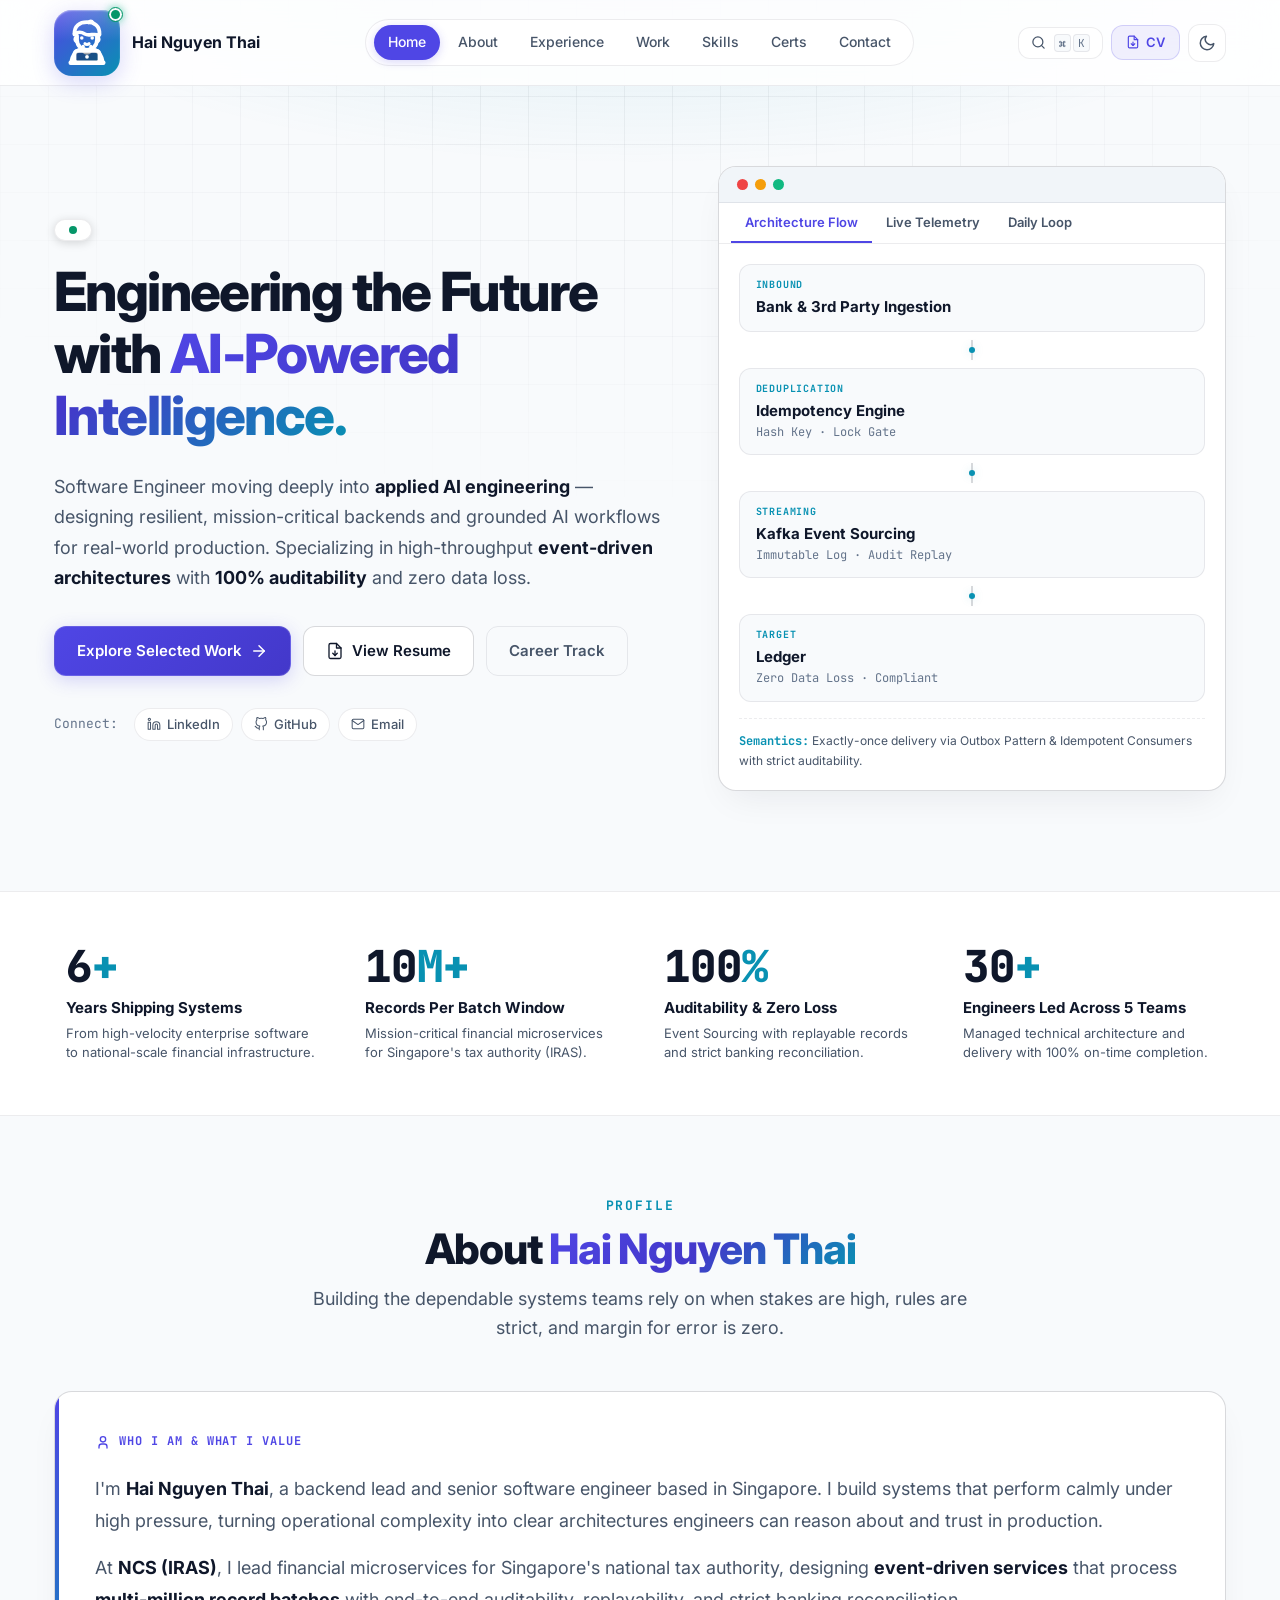
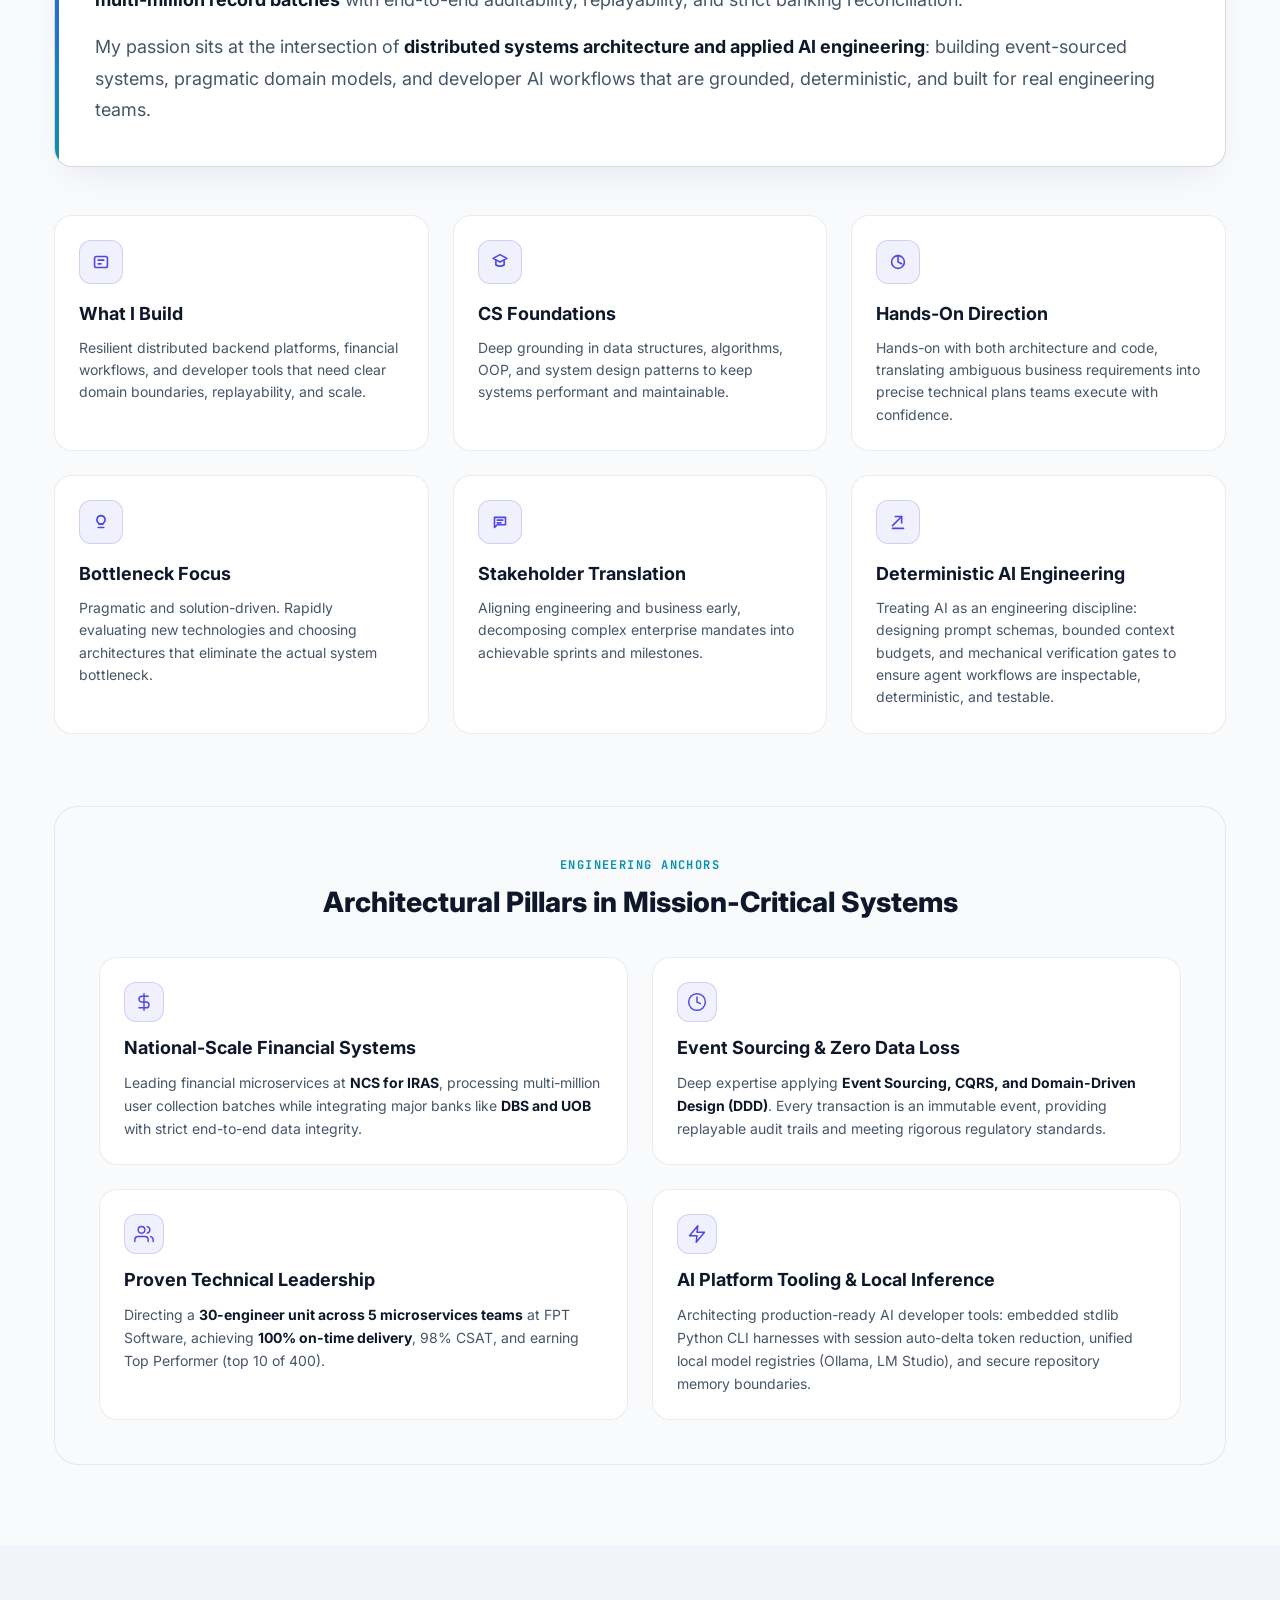
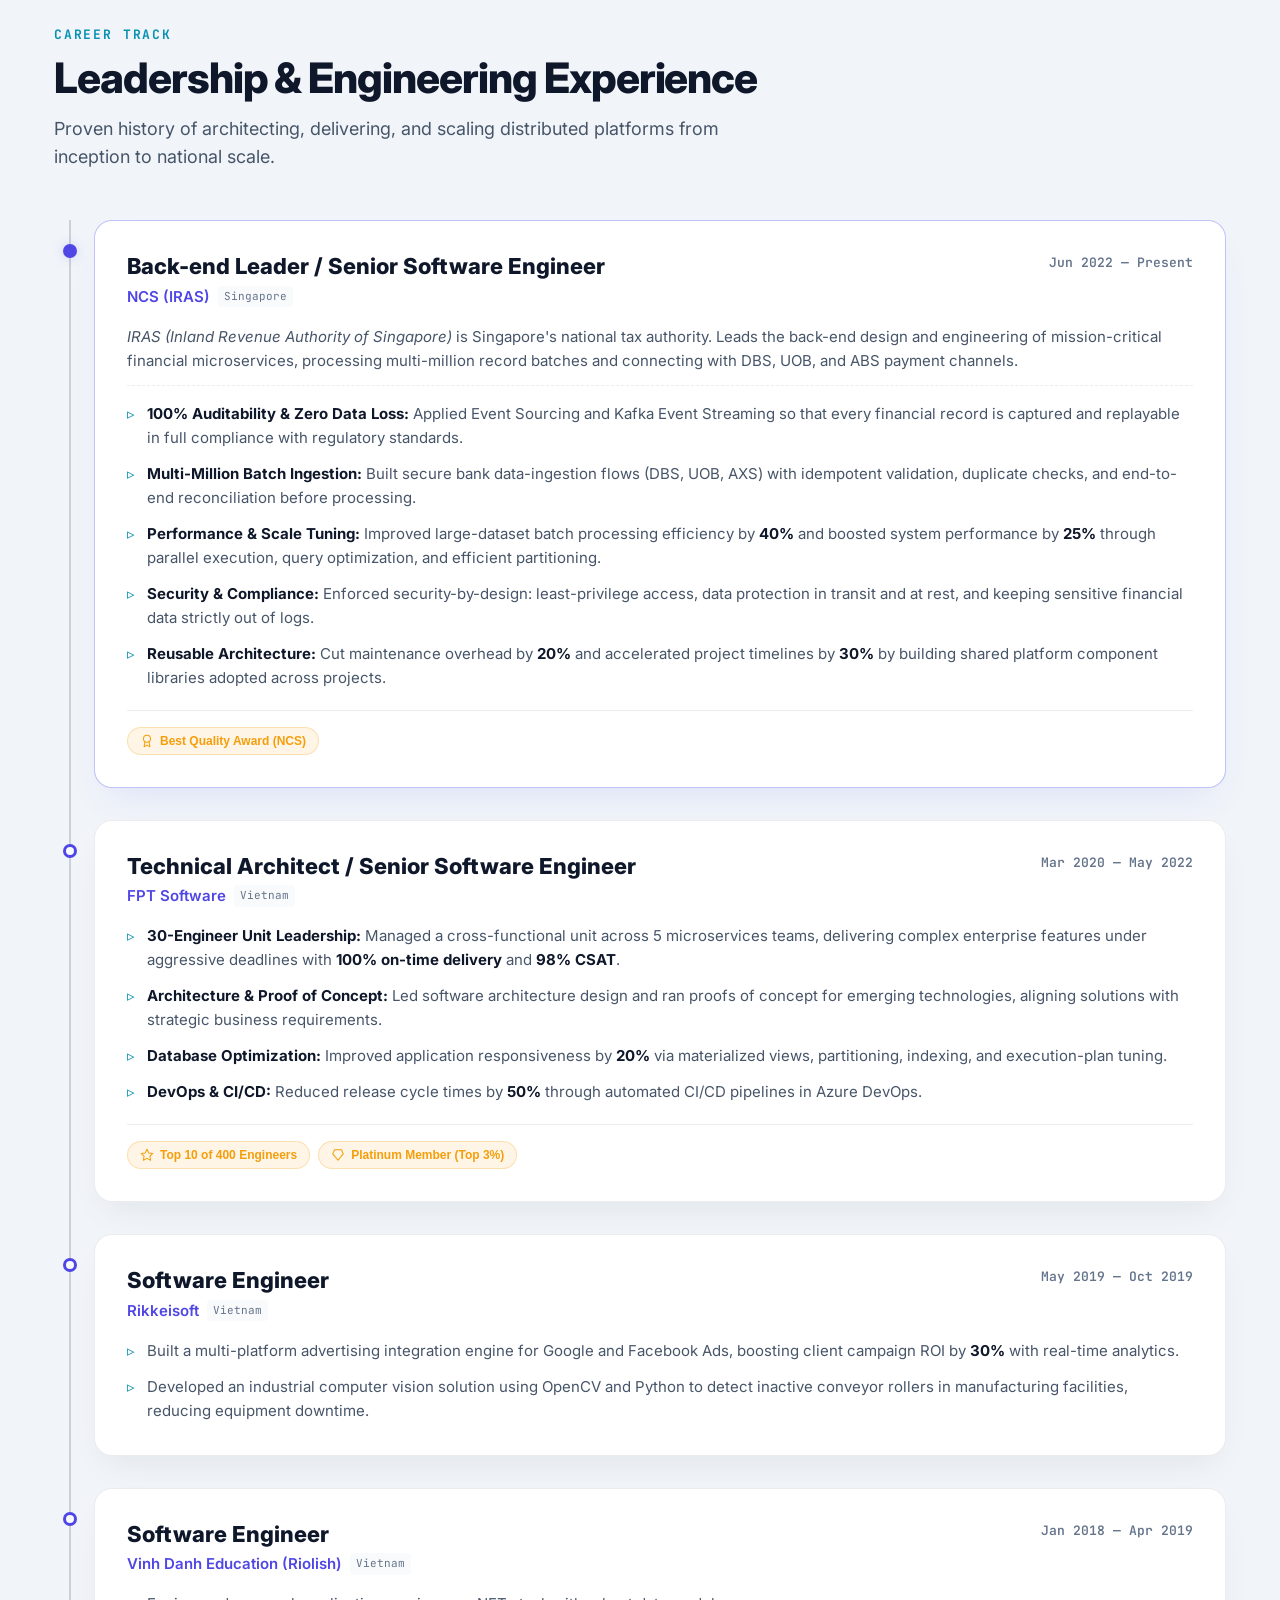
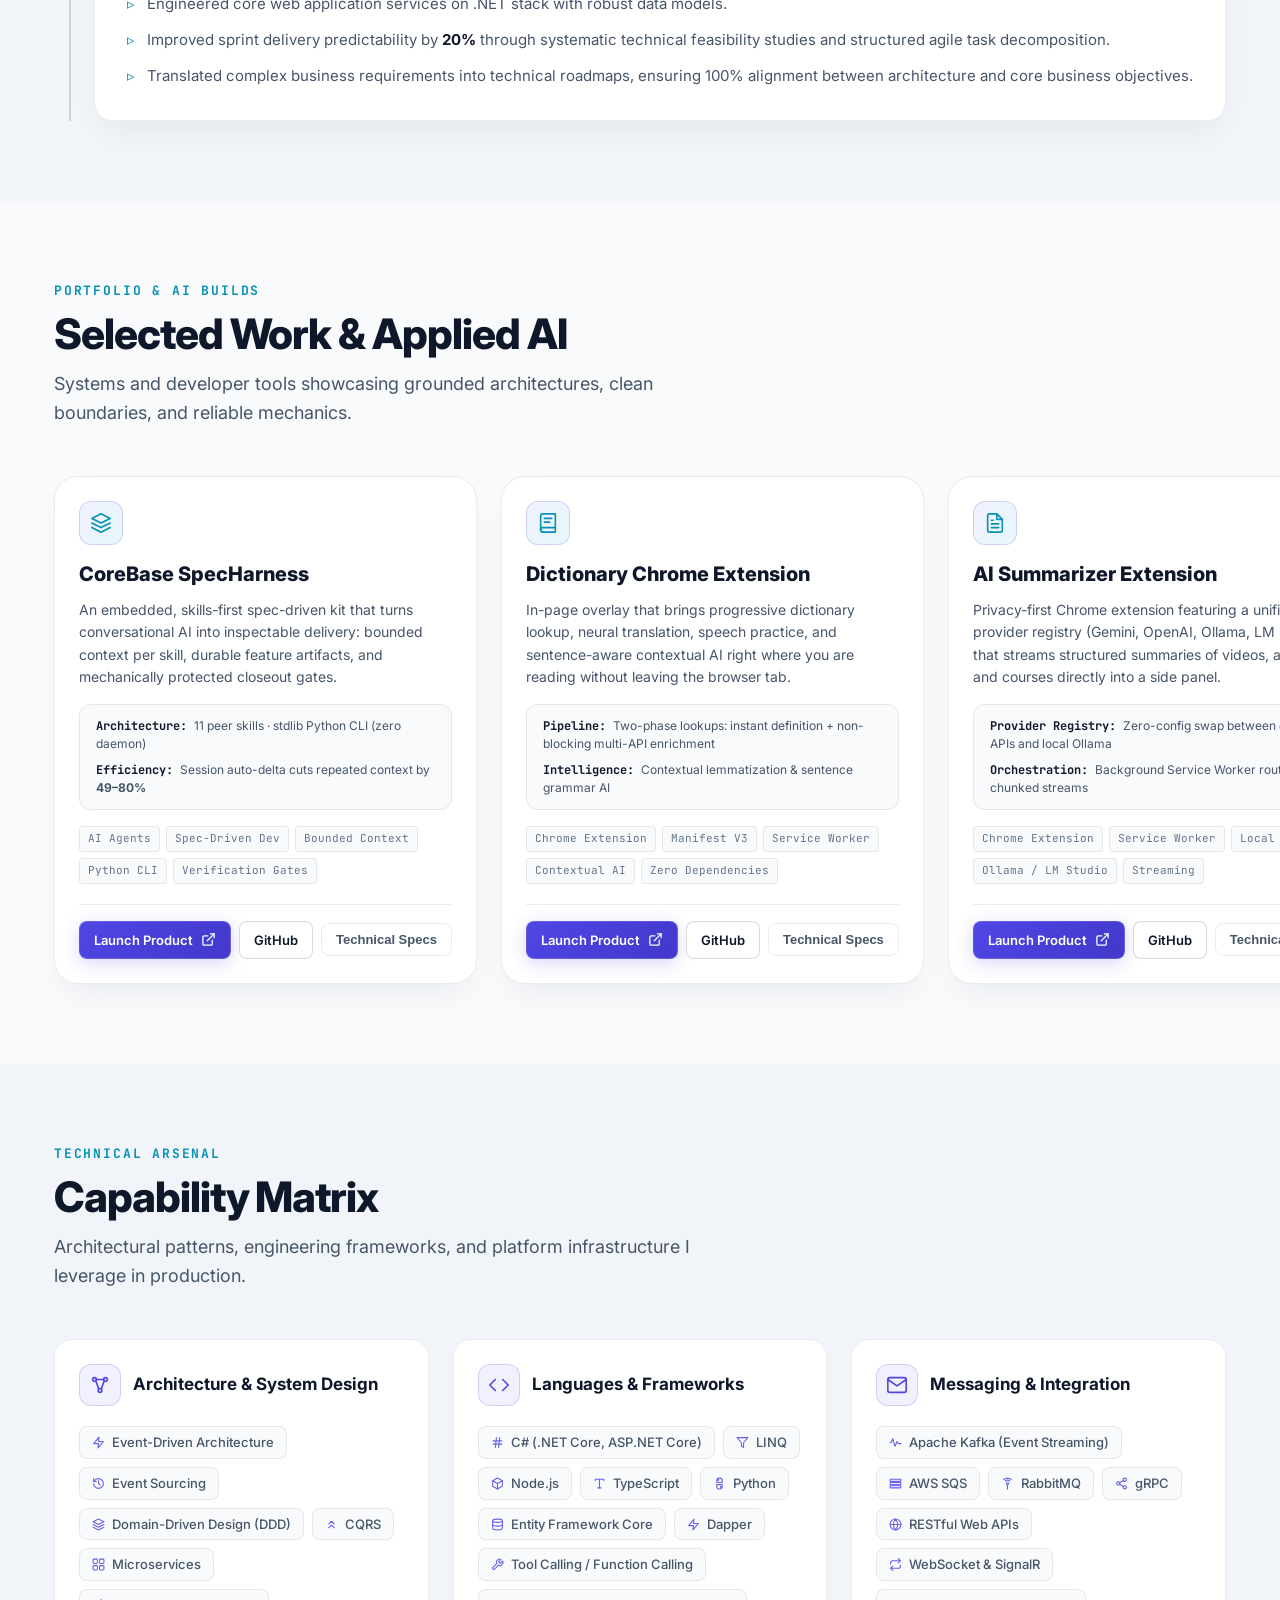
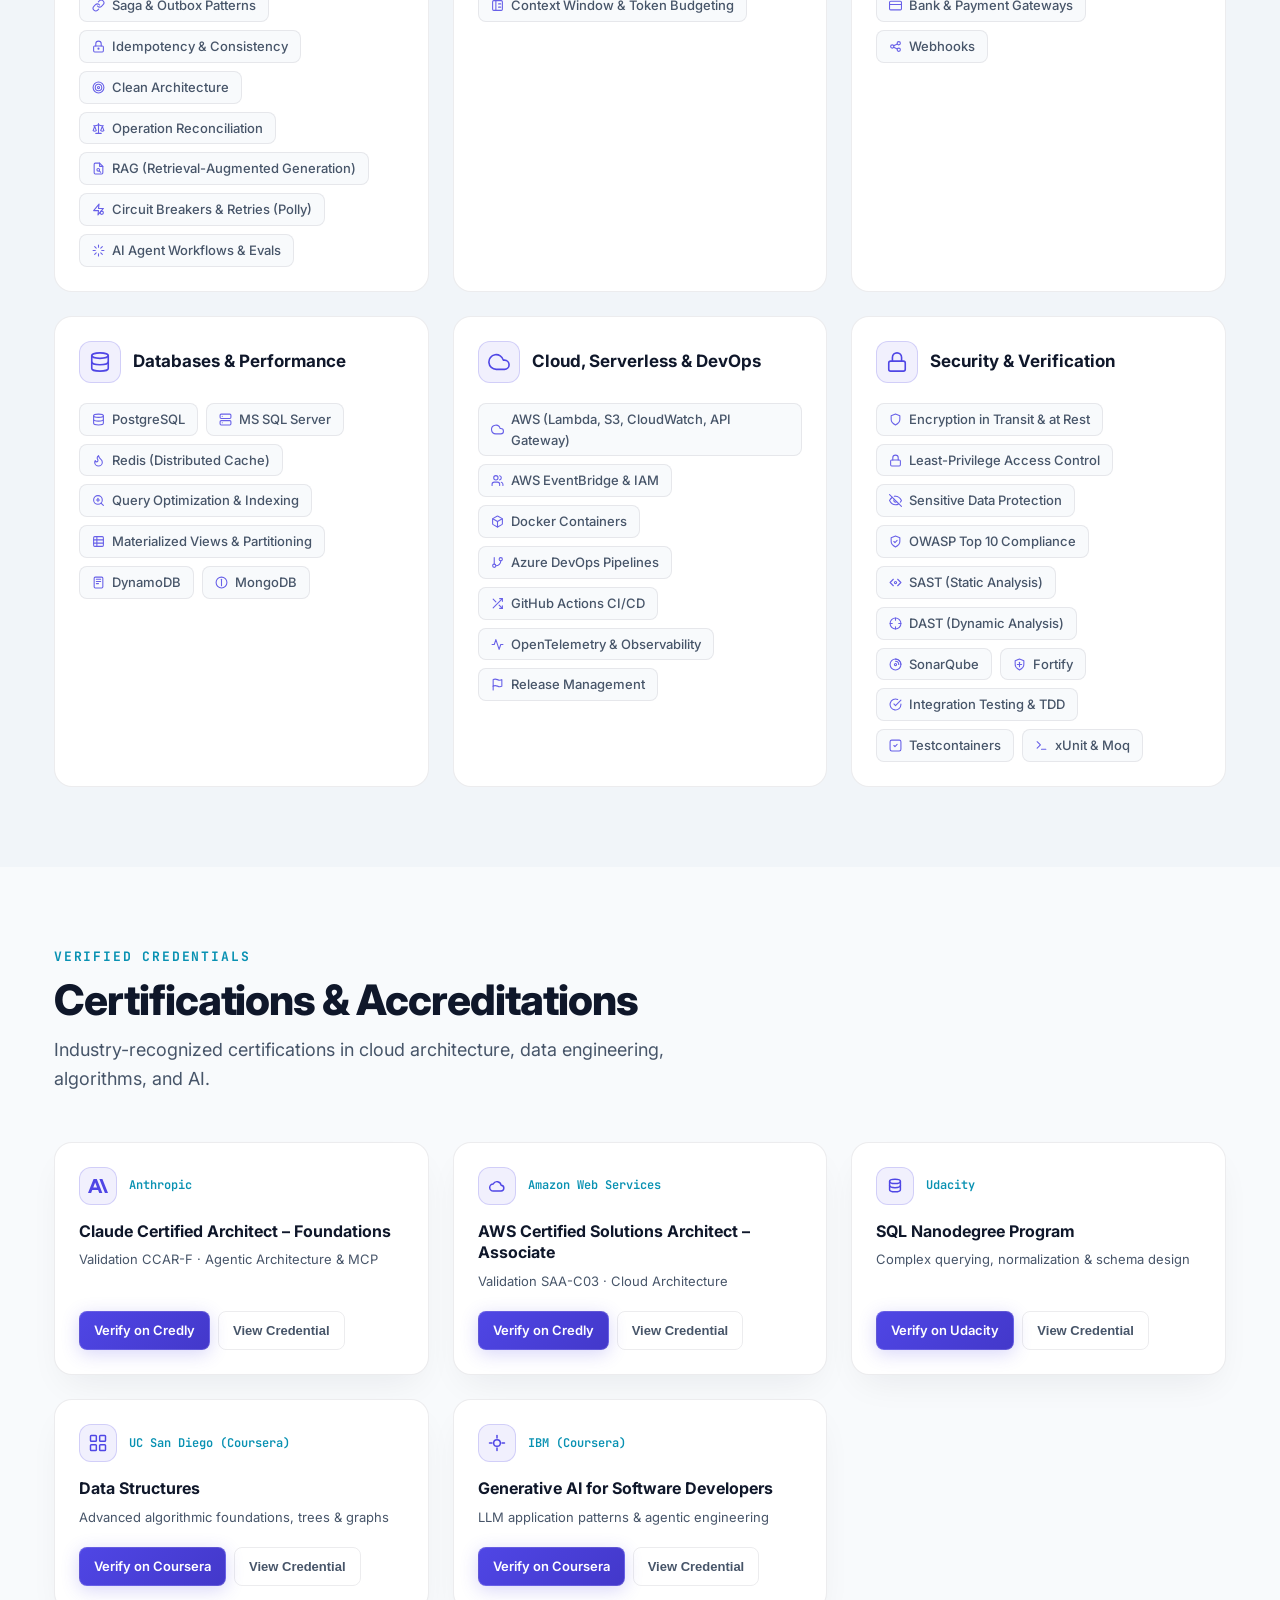
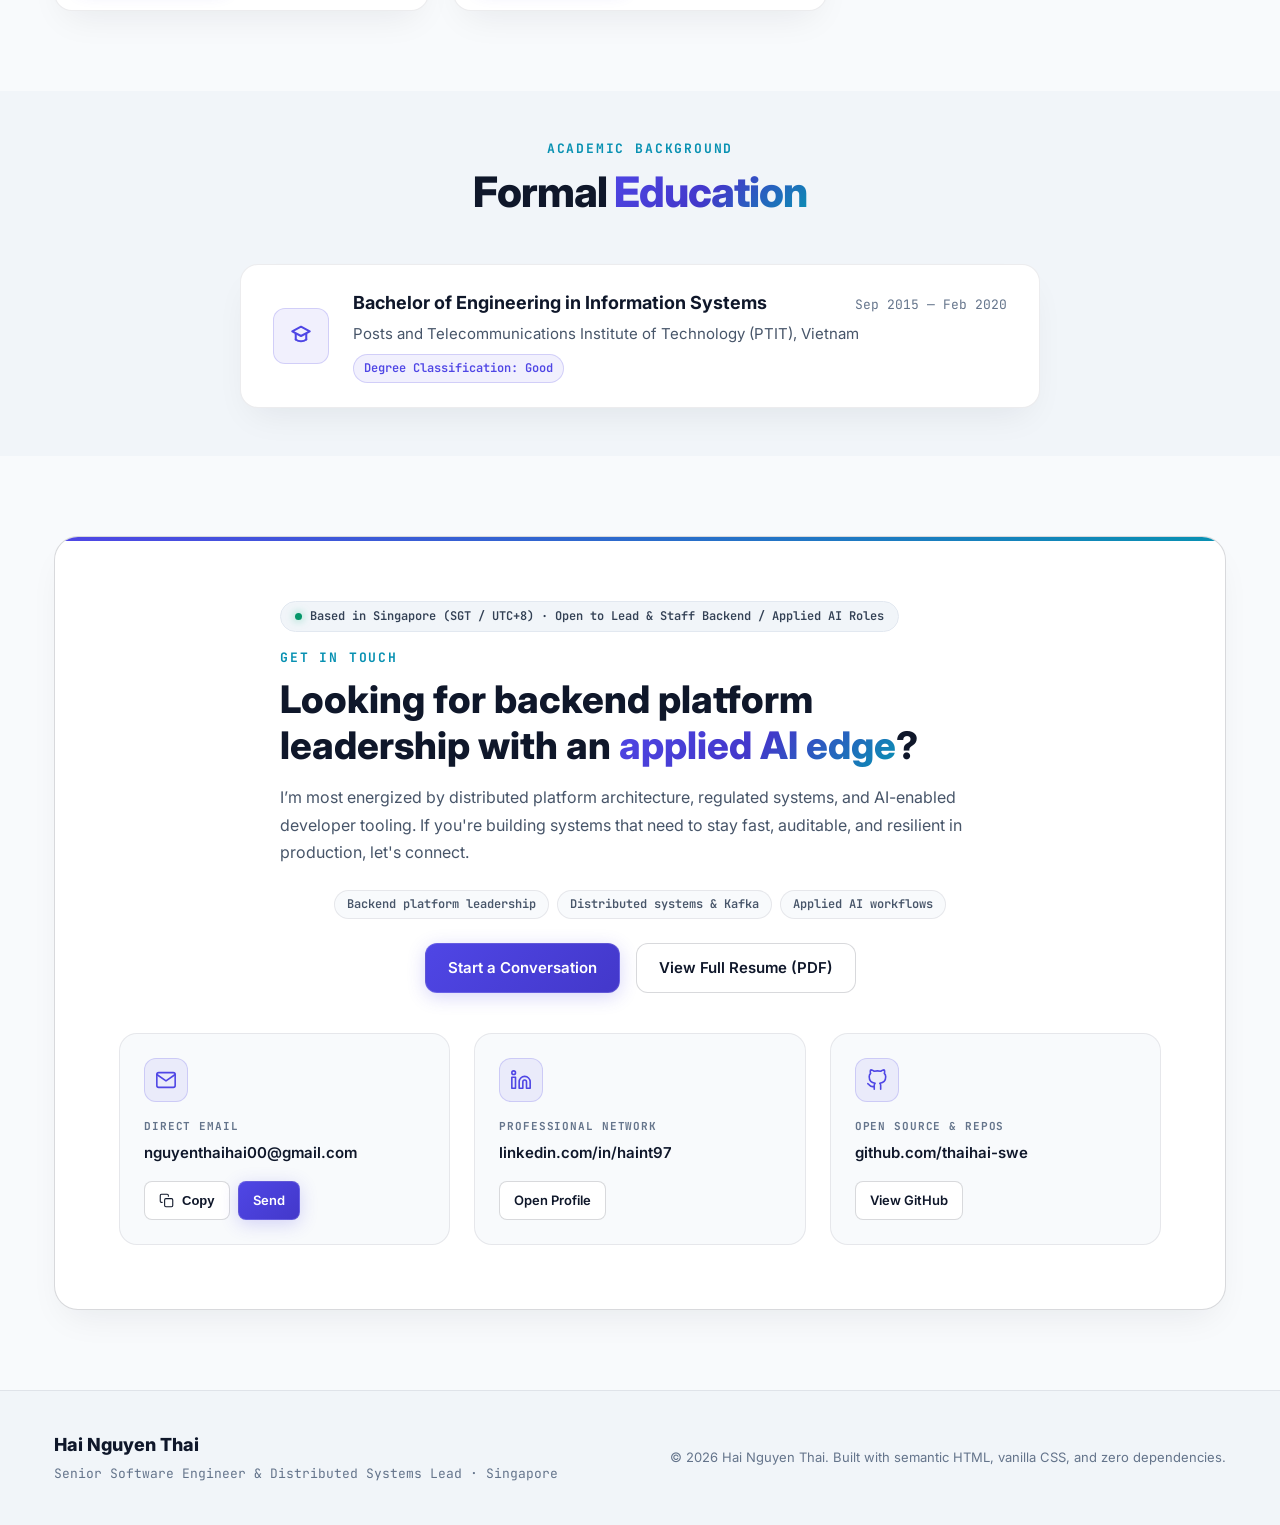
<file: index.html>
<!DOCTYPE html>
<html lang="en" data-theme="dark">

<head>
    <meta charset="UTF-8">
    <meta name="viewport" content="width=device-width, initial-scale=1.0">
    <meta name="description"
        content="Hai Nguyen Thai — Senior Software Engineer &amp; Distributed Systems Lead in Singapore. Architecting mission-critical backends, event-driven platforms at IRAS, and applied AI workflows.">
    <meta name="keywords"
        content="Hai Nguyen Thai, Senior Software Engineer, Distributed Systems, Event Sourcing, CQRS, DDD, Kafka, .NET Core, AWS, Anthropic, Claude Certified Architect, IRAS, Applied AI, Singapore">
    <meta name="author" content="Hai Nguyen Thai">
    <meta name="theme-color" content="#070A11">
    <meta name="color-scheme" content="dark light">

    <!-- Open Graph / Social Media -->
    <meta property="og:type" content="website">
    <meta property="og:url" content="https://thaihai-swe.github.io/">
    <meta property="og:title" content="Hai Nguyen Thai | Senior Software Engineer &amp; Distributed Systems Lead">
    <meta property="og:description"
        content="Senior back-end engineer &amp; technical architect. Designing mission-critical financial platforms at IRAS, event sourcing systems, and developer-first AI tools.">

    <!-- Twitter Cards -->
    <meta name="twitter:card" content="summary_large_image">
    <meta name="twitter:url" content="https://thaihai-swe.github.io/">
    <meta name="twitter:title" content="Hai Nguyen Thai | Senior Software Engineer &amp; Distributed Systems Lead">
    <meta name="twitter:description"
        content="Senior back-end engineer &amp; technical architect. Designing mission-critical financial platforms at IRAS, event sourcing systems, and developer-first AI tools.">

    <!-- Canonical & Favicon -->
    <link rel="canonical" href="https://thaihai-swe.github.io/">
    <link rel="icon" type="image/svg+xml" href="favicon.svg">

    <title>Hai Nguyen Thai | Senior Software Engineer &amp; Distributed Systems Lead</title>

    <!-- Google Fonts: Inter & JetBrains Mono with System Resilient Fallbacks -->
    <link rel="preconnect" href="https://fonts.googleapis.com">
    <link rel="preconnect" href="https://fonts.gstatic.com" crossorigin>
    <link
        href="https://fonts.googleapis.com/css2?family=Inter:wght@300;400;500;600;700;800&family=JetBrains+Mono:wght@400;500;600;700&display=swap"
        rel="stylesheet">

    <!-- Prevent Theme Flashing (FOUC) -->
    <script>
        (function () {
            try {
                var savedTheme = localStorage.getItem('hai-theme-preference');
                var theme = savedTheme || (window.matchMedia('(prefers-color-scheme: light)').matches ? 'light' : 'dark');
                document.documentElement.setAttribute('data-theme', theme);
                var metaThemeColor = document.querySelector('meta[name="theme-color"]');
                if (metaThemeColor) {
                    metaThemeColor.setAttribute('content', theme === 'dark' ? '#070A11' : '#F8FAFC');
                }
            } catch (e) { }
        })();
    </script>

    <!-- Main Stylesheet -->
    <link rel="stylesheet" href="styles.css">
</head>

<body>
    <!-- Standalone SVG Icon Registry -->
    <script src="icons.js"></script>
    <!-- Skip Link for Accessibility -->
    <a href="#main-content" class="skip-link">Skip to main content</a>

    <!-- Background Ambient Glow & Mesh -->
    <div class="bg-glow" aria-hidden="true"></div>
    <div class="bg-grid-pattern" aria-hidden="true"></div>

    <!-- Top Navigation Header -->
    <header class="navbar" id="navbar" role="banner">
        <div class="nav-container">
            <a href="#home" class="nav-brand" aria-label="Hai Nguyen Thai — Home">
                <span class="brand-avatar" id="brandAvatar" aria-hidden="true">
                    <!-- Live Availability / Operational Status Dot -->
                    <span class="avatar-status-dot" aria-hidden="true"></span>
                    <svg class="brand-avatar-svg" aria-hidden="true">
                        <use href="#icon-brand-avatar"></use>
                    </svg>
                </span>
                <div class="brand-info">
                    <span class="brand-name">Hai Nguyen Thai</span>
                </div>
            </a>

            <!-- Desktop Navigation Menu -->
            <nav class="nav-menu-wrapper" aria-label="Main Navigation">
                <ul class="nav-menu" id="navMenu" role="menubar">
                    <li class="nav-item" role="none"><a href="#home" class="nav-link is-active" role="menuitem">Home</a>
                    </li>
                    <li class="nav-item" role="none"><a href="#about" class="nav-link" role="menuitem">About</a></li>
                    <li class="nav-item" role="none"><a href="#experience" class="nav-link"
                            role="menuitem">Experience</a></li>
                    <li class="nav-item" role="none"><a href="#projects" class="nav-link" role="menuitem">Work</a></li>
                    <li class="nav-item" role="none"><a href="#skills" class="nav-link" role="menuitem">Skills</a></li>
                    <li class="nav-item" role="none"><a href="#certifications" class="nav-link"
                            role="menuitem">Certs</a></li>
                    <li class="nav-item" role="none"><a href="#contact" class="nav-link" role="menuitem">Contact</a>
                    </li>
                </ul>
            </nav>

            <!-- Actions Group: Command Menu + Resume + Theme + Mobile Toggle -->
            <div class="nav-actions">
                <!-- Command Palette Shortcut Button -->
                <button id="cmdPaletteBtn" class="cmd-palette-btn" type="button"
                    aria-label="Open command palette (Press Cmd+K or Ctrl+K)" title="Command Menu (⌘K)">
                    <svg aria-hidden="true">
                        <use href="#icon-search"></use>
                    </svg>
                    <span class="cmd-badge" aria-hidden="true"><kbd>⌘</kbd><kbd>K</kbd></span>
                </button>

                <!-- Quick Resume Button in Header -->
                <a href="resume.pdf" class="btn btn-nav-resume" target="_blank" rel="noopener noreferrer"
                    aria-label="View Resume PDF">
                    <svg aria-hidden="true">
                        <use href="#icon-file-text"></use>
                    </svg>
                    <span>CV</span>
                </a>

                <!-- Theme Toggle Button -->
                <button id="themeToggle" class="theme-toggle" type="button" aria-label="Switch to light theme"
                    title="Toggle color theme">
                    <svg class="sun-icon" aria-hidden="true">
                        <use href="#icon-sun"></use>
                    </svg>
                    <svg class="moon-icon" aria-hidden="true">
                        <use href="#icon-moon"></use>
                    </svg>
                </button>

                <!-- Mobile Hamburger Button -->
                <button class="hamburger" id="hamburger" type="button" aria-label="Open navigation menu"
                    aria-expanded="false" aria-controls="mobileDrawer">
                    <span class="bar"></span>
                    <span class="bar"></span>
                    <span class="bar"></span>
                </button>
            </div>
        </div>

        <!-- Mobile Navigation Drawer -->
        <div class="mobile-drawer" id="mobileDrawer" aria-hidden="true">
            <nav class="mobile-nav" aria-label="Mobile Navigation Menu">
                <a href="#home" class="mobile-nav-link">Home</a>
                <a href="#about" class="mobile-nav-link">About</a>
                <a href="#experience" class="mobile-nav-link">Experience</a>
                <a href="#projects" class="mobile-nav-link">Work &amp; AI</a>
                <a href="#skills" class="mobile-nav-link">Skills</a>
                <a href="#certifications" class="mobile-nav-link">Certs</a>
                <a href="#contact" class="mobile-nav-link">Contact</a>
                <div class="mobile-nav-footer">
                    <a href="resume.pdf" class="btn btn-primary btn-block" target="_blank" rel="noopener noreferrer">
                        Download Full CV (PDF)
                    </a>
                </div>
            </nav>
        </div>
    </header>

    <main id="main-content">
        <!-- HERO SECTION -->
        <section id="home" class="hero-section">
            <div class="container hero-container">
                <div class="hero-content">
                    <!-- Status / Availability Badge -->
                    <div class="hero-status-pill">
                        <span class="pulse-status-dot" aria-hidden="true"></span>
                    </div>

                    <!-- Hero Main Headline -->
                    <h1 class="hero-title">
                        Engineering the Future with <span class="gradient-text">AI-Powered Intelligence.</span>
                    </h1>

                    <!-- Hero Description -->
                    <p class="hero-description">
                        Software Engineer moving deeply into <strong>applied AI
                            engineering</strong> &mdash;
                        designing resilient, mission-critical backends and grounded AI workflows for real-world
                        production.
                        Specializing in high-throughput <strong>event-driven architectures</strong> with <strong>100%
                            auditability</strong> and zero data loss.
                    </p>

                    <!-- Hero CTA Buttons -->
                    <div class="hero-actions">
                        <a href="#projects" class="btn btn-primary">
                            Explore Selected Work
                            <svg class="icon-right" aria-hidden="true">
                                <use href="#icon-arrow-right"></use>
                            </svg>
                        </a>
                        <a href="resume.pdf" target="_blank" rel="noopener noreferrer" class="btn btn-secondary">
                            <svg aria-hidden="true">
                                <use href="#icon-file-download"></use>
                            </svg>
                            View Resume
                        </a>
                        <a href="#experience" class="btn btn-ghost">
                            Career Track
                        </a>
                    </div>

                    <!-- Social / Direct Reach Links -->
                    <div class="hero-social-strip">
                        <span class="social-label">Connect:</span>
                        <a href="https://linkedin.com/in/haint97" target="_blank" rel="noopener noreferrer"
                            class="social-chip" aria-label="Hai Nguyen Thai on LinkedIn">
                            <svg aria-hidden="true">
                                <use href="#icon-linkedin"></use>
                            </svg>
                            <span>LinkedIn</span>
                        </a>
                        <a href="https://github.com/thaihai-swe" target="_blank" rel="noopener noreferrer"
                            class="social-chip" aria-label="Hai Nguyen Thai on GitHub">
                            <svg aria-hidden="true">
                                <use href="#icon-github"></use>
                            </svg>
                            <span>GitHub</span>
                        </a>
                        <a href="mailto:nguyenthaihai00@gmail.com" class="social-chip"
                            aria-label="Email Hai Nguyen Thai">
                            <svg aria-hidden="true">
                                <use href="#icon-mail"></use>
                            </svg>
                            <span>Email</span>
                        </a>
                    </div>
                </div>

                <!-- Hero Visual: Interactive System Architecture & Telemetry Terminal -->
                <div class="hero-visual">
                    <div class="system-panel" aria-label="Interactive System Architecture Visualizer">
                        <!-- Terminal Window Chrome -->
                        <div class="panel-header">
                            <div class="panel-dots" aria-hidden="true">
                                <span class="panel-dot dot-red"></span>
                                <span class="panel-dot dot-yellow"></span>
                                <span class="panel-dot dot-green"></span>
                            </div>

                        </div>

                        <!-- Tab Triggers -->
                        <div class="panel-tabs" role="tablist" aria-label="System Architecture Visualizer Tabs">
                            <button class="panel-tab is-active" id="tabArchitectureBtn" role="tab" aria-selected="true"
                                aria-controls="tabArchitecture" type="button">
                                Architecture Flow
                            </button>
                            <button class="panel-tab" id="tabMetricsBtn" role="tab" aria-selected="false"
                                aria-controls="tabMetrics" type="button">
                                Live Telemetry
                            </button>
                            <button class="panel-tab" id="tabDailyLoopBtn" role="tab" aria-selected="false"
                                aria-controls="tabDailyLoop" type="button">
                                Daily Loop
                            </button>
                        </div>

                        <!-- Tab 1: Architecture Pipeline -->
                        <div class="panel-body tab-content is-active" id="tabArchitecture" role="tabpanel"
                            aria-labelledby="tabArchitectureBtn">
                            <div class="pipeline-flow">
                                <!-- Node 1: Bank Ingestion -->
                                <div class="pipeline-node node-bank" tabindex="0" role="button"
                                    aria-label="Bank Ingestion">
                                    <div class="node-badge">INBOUND</div>
                                    <div class="node-name">Bank & 3rd Party Ingestion</div>
                                </div>

                                <div class="pipeline-connector">
                                    <span class="connector-line"></span>
                                    <span class="pulse-packet" aria-hidden="true"></span>
                                </div>

                                <!-- Node 2: Idempotency Engine -->
                                <div class="pipeline-node node-engine" tabindex="0" role="button"
                                    aria-label="Idempotency Engine: Deduplication and hash check">
                                    <div class="node-badge">DEDUPLICATION</div>
                                    <div class="node-name">Idempotency Engine</div>
                                    <div class="node-meta">Hash Key &middot; Lock Gate</div>
                                </div>

                                <div class="pipeline-connector">
                                    <span class="connector-line"></span>
                                    <span class="pulse-packet" aria-hidden="true"></span>
                                </div>

                                <!-- Node 3: Kafka Event Sourcing -->
                                <div class="pipeline-node node-events" tabindex="0" role="button"
                                    aria-label="Kafka Event Sourcing: Replay log and audit stream">
                                    <div class="node-badge">STREAMING</div>
                                    <div class="node-name">Kafka Event Sourcing</div>
                                    <div class="node-meta">Immutable Log &middot; Audit Replay</div>
                                </div>

                                <div class="pipeline-connector">
                                    <span class="connector-line"></span>
                                    <span class="pulse-packet" aria-hidden="true"></span>
                                </div>

                                <!-- Node 4: 100%  Ledger -->
                                <div class="pipeline-node node-reconcile" tabindex="0" role="button"
                                    aria-label="100%  Ledger: Zero data loss compliant">
                                    <div class="node-badge">TARGET</div>
                                    <div class="node-name">Ledger</div>
                                    <div class="node-meta">Zero Data Loss &middot; Compliant</div>
                                </div>
                            </div>

                            <div class="pipeline-footer-info">
                                <span class="footer-key">Semantics:</span> Exactly-once delivery via Outbox Pattern
                                &amp; Idempotent Consumers with strict auditability.
                            </div>
                        </div>

                        <!-- Tab 2: Live Telemetry -->
                        <div class="panel-body tab-content" id="tabMetrics" role="tabpanel"
                            aria-labelledby="tabMetricsBtn">
                            <div class="telemetry-grid">
                                <div class="telemetry-card">
                                    <span class="telemetry-val">100%</span>
                                    <span class="telemetry-lbl">Auditability Score</span>
                                    <span class="telemetry-sub">Replayable event logs</span>
                                </div>
                                <div class="telemetry-card">
                                    <span class="telemetry-val">0.00%</span>
                                    <span class="telemetry-lbl">Data Loss Ratio</span>
                                    <span class="telemetry-sub">Zero transaction drops</span>
                                </div>
                                <div class="telemetry-card">
                                    <span class="telemetry-val">+40%</span>
                                    <span class="telemetry-lbl">Batch Speedup</span>
                                    <span class="telemetry-sub">Optimized partition queues</span>
                                </div>
                                <div class="telemetry-card">
                                    <span class="telemetry-val">&lt; 25ms</span>
                                    <span class="telemetry-lbl">Partition Latency</span>
                                    <span class="telemetry-sub">High throughput Kafka</span>
                                </div>
                            </div>
                        </div>

                        <!-- Tab 4: Daily Loop & Mindset -->
                        <div class="panel-body tab-content" id="tabDailyLoop" role="tabpanel"
                            aria-labelledby="tabDailyLoopBtn">
                            <div class="daily-loop-content">
                                <pre class="hero-quote-code"><code><span class="c-func">brewCoffee</span>();
<span class="c-func">studyDistributedSystems</span>();
<span class="c-func">architectResilientBackends</span>();
<span class="c-func">vibeCodeWithAI</span>();
<span class="c-func">shipProductionGradeCode</span>();
<span class="c-func">stayCurious</span>();
<span class="c-func">makeItMeaningful</span>();
<span class="c-func">becomeUnforgettable</span>();</code></pre>
                                <div class="terminal-status-strip">
                                    <span class="terminal-tag-pill">production-ready</span>
                                    <span class="terminal-tag-sub">event-sourced &middot; observable &middot;
                                        reliable</span>
                                </div>
                            </div>
                        </div>
                    </div>
                </div>


            </div>
        </section>

        <!-- PROOF STRIP / KEY STATISTICS -->
        <section class="proof-section" aria-label="Key Career Statistics &amp; Metrics">
            <div class="container">
                <div class="proof-grid">
                    <article class="proof-card">
                        <div class="proof-number">
                            <span class="counter-val" data-target="6">6</span><span class="accent-mark">+</span>
                        </div>
                        <div class="proof-label">Years Shipping Systems</div>
                        <p class="proof-text">From high-velocity enterprise software to national-scale financial
                            infrastructure.</p>
                    </article>

                    <article class="proof-card">
                        <div class="proof-number">
                            <span class="counter-val" data-target="10">10</span><span class="accent-mark">M+</span>
                        </div>
                        <div class="proof-label">Records Per Batch Window</div>
                        <p class="proof-text">Mission-critical financial microservices for Singapore's tax authority
                            (IRAS).</p>
                    </article>

                    <article class="proof-card">
                        <div class="proof-number">
                            <span class="counter-val" data-target="100">100</span><span class="accent-mark">%</span>
                        </div>
                        <div class="proof-label">Auditability &amp; Zero Loss</div>
                        <p class="proof-text">Event Sourcing with replayable records and strict banking reconciliation.
                        </p>
                    </article>

                    <article class="proof-card">
                        <div class="proof-number">
                            <span class="counter-val" data-target="30">30</span><span class="accent-mark">+</span>
                        </div>
                        <div class="proof-label">Engineers Led Across 5 Teams</div>
                        <p class="proof-text">Managed technical architecture and delivery with 100% on-time completion.
                        </p>
                    </article>
                </div>
            </div>
        </section>

        <!-- ABOUT & ARCHITECTURAL PHILOSOPHY -->
        <section id="about" class="section about-section">
            <div class="container">
                <div class="section-header text-center">
                    <p class="section-kicker">PROFILE</p>
                    <h2 class="section-title">About <span class="gradient-text">Hai Nguyen Thai</span></h2>
                    <p class="section-subtitle">
                        Building the dependable systems teams rely on when stakes are high, rules are strict, and margin
                        for error is zero.
                    </p>
                </div>

                <div class="about-layout">
                    <!-- Lead Narrative -->
                    <div class="about-lead-card">
                        <div class="lead-header">
                            <div class="lead-badge">
                                <svg aria-hidden="true">
                                    <use href="#icon-user-badge"></use>
                                </svg>
                                <span>WHO I AM &amp; WHAT I VALUE</span>
                            </div>
                        </div>
                        <div class="about-copy">
                            <p>
                                I'm <strong>Hai Nguyen Thai</strong>, a backend lead and senior software engineer based
                                in Singapore. I build systems that perform calmly under high pressure, turning
                                operational complexity into clear architectures engineers can reason about and trust in
                                production.
                            </p>
                            <p>
                                At <strong>NCS (IRAS)</strong>, I lead financial microservices for Singapore's national
                                tax authority, designing <strong>event-driven services</strong> that process
                                <strong>multi-million record batches</strong> with end-to-end auditability,
                                replayability, and strict banking reconciliation.
                            </p>
                            <p>
                                My passion sits at the intersection of <strong>distributed systems architecture and
                                    applied AI engineering</strong>: building event-sourced systems, pragmatic domain
                                models, and developer AI workflows that are grounded, deterministic, and built for real
                                engineering teams.
                            </p>
                        </div>
                    </div>

                    <!-- 6 Engineering Philosophy Cards -->
                    <div class="about-cards-grid">
                        <article class="philosophy-card">
                            <div class="phil-icon" aria-hidden="true">
                                <svg aria-hidden="true">
                                    <use href="#icon-phil-build"></use>
                                </svg>
                            </div>
                            <h3 class="phil-title">What I Build</h3>
                            <p class="phil-desc">Resilient distributed backend platforms, financial workflows, and
                                developer tools that need clear domain boundaries, replayability, and scale.</p>
                        </article>

                        <article class="philosophy-card">
                            <div class="phil-icon" aria-hidden="true">
                                <svg aria-hidden="true">
                                    <use href="#icon-phil-cs"></use>
                                </svg>
                            </div>
                            <h3 class="phil-title">CS Foundations</h3>
                            <p class="phil-desc">Deep grounding in data structures, algorithms, OOP, and system design
                                patterns to keep systems performant and maintainable.</p>
                        </article>

                        <article class="philosophy-card">
                            <div class="phil-icon" aria-hidden="true">
                                <svg aria-hidden="true">
                                    <use href="#icon-phil-direction"></use>
                                </svg>
                            </div>
                            <h3 class="phil-title">Hands-On Direction</h3>
                            <p class="phil-desc">Hands-on with both architecture and code, translating ambiguous
                                business requirements into precise technical plans teams execute with confidence.</p>
                        </article>

                        <article class="philosophy-card">
                            <div class="phil-icon" aria-hidden="true">
                                <svg aria-hidden="true">
                                    <use href="#icon-phil-bottleneck"></use>
                                </svg>
                            </div>
                            <h3 class="phil-title">Bottleneck Focus</h3>
                            <p class="phil-desc">Pragmatic and solution-driven. Rapidly evaluating new technologies and
                                choosing architectures that eliminate the actual system bottleneck.</p>
                        </article>

                        <article class="philosophy-card">
                            <div class="phil-icon" aria-hidden="true">
                                <svg aria-hidden="true">
                                    <use href="#icon-phil-translation"></use>
                                </svg>
                            </div>
                            <h3 class="phil-title">Stakeholder Translation</h3>
                            <p class="phil-desc">Aligning engineering and business early, decomposing complex enterprise
                                mandates into achievable sprints and milestones.</p>
                        </article>

                        <article class="philosophy-card">
                            <div class="phil-icon" aria-hidden="true">
                                <svg aria-hidden="true">
                                    <use href="#icon-phil-ai"></use>
                                </svg>
                            </div>
                            <h3 class="phil-title">Deterministic AI Engineering</h3>
                            <p class="phil-desc">Treating AI as an engineering discipline: designing prompt schemas,
                                bounded context budgets, and mechanical verification gates to ensure agent workflows are
                                inspectable, deterministic, and testable.</p>
                        </article>
                    </div>

                    <!-- Production Pillars -->
                    <div class="pillars-container">
                        <div class="pillars-header">
                            <span class="subgroup-kicker">ENGINEERING ANCHORS</span>
                            <h3 class="subgroup-title">Architectural Pillars in Mission-Critical Systems</h3>
                        </div>

                        <div class="pillars-grid">
                            <article class="pillar-card">
                                <div class="pillar-icon" aria-hidden="true">
                                    <svg aria-hidden="true">
                                        <use href="#icon-pillar-financial"></use>
                                    </svg>
                                </div>
                                <h4 class="pillar-title">National-Scale Financial Systems</h4>
                                <p class="pillar-desc">
                                    Leading financial microservices at <strong>NCS for IRAS</strong>, processing
                                    multi-million user collection batches while integrating major banks like <strong>DBS
                                        and UOB</strong> with strict end-to-end data integrity.
                                </p>
                            </article>

                            <article class="pillar-card">
                                <div class="pillar-icon" aria-hidden="true">
                                    <svg aria-hidden="true">
                                        <use href="#icon-pillar-event"></use>
                                    </svg>
                                </div>
                                <h4 class="pillar-title">Event Sourcing &amp; Zero Data Loss</h4>
                                <p class="pillar-desc">
                                    Deep expertise applying <strong>Event Sourcing, CQRS, and Domain-Driven Design
                                        (DDD)</strong>. Every transaction is an immutable event, providing replayable
                                    audit trails and meeting rigorous regulatory standards.
                                </p>
                            </article>

                            <article class="pillar-card">
                                <div class="pillar-icon" aria-hidden="true">
                                    <svg aria-hidden="true">
                                        <use href="#icon-pillar-leadership"></use>
                                    </svg>
                                </div>
                                <h4 class="pillar-title">Proven Technical Leadership</h4>
                                <p class="pillar-desc">
                                    Directing a <strong>30-engineer unit across 5 microservices teams</strong> at FPT
                                    Software, achieving <strong>100% on-time delivery</strong>, 98% CSAT, and earning
                                    Top Performer (top 10 of 400).
                                </p>
                            </article>

                            <article class="pillar-card">
                                <div class="pillar-icon" aria-hidden="true">
                                    <svg aria-hidden="true">
                                        <use href="#icon-pillar-ai-platform"></use>
                                    </svg>
                                </div>
                                <h4 class="pillar-title">AI Platform Tooling &amp; Local Inference</h4>
                                <p class="pillar-desc">
                                    Architecting production-ready AI developer tools: embedded stdlib Python CLI
                                    harnesses with session auto-delta token reduction, unified local model registries
                                    (Ollama, LM Studio), and secure repository memory boundaries.
                                </p>
                            </article>
                        </div>
                    </div>
                </div>


            </div>
        </section>

        <!-- CAREER TRACK / EXPERIENCE -->
        <section id="experience" class="section experience-section">
            <div class="container">
                <div class="section-header">
                    <span class="section-kicker">CAREER TRACK</span>
                    <h2 class="section-title">Leadership &amp; Engineering Experience</h2>
                    <p class="section-subtitle">
                        Proven history of architecting, delivering, and scaling distributed platforms from inception to
                        national scale.
                    </p>
                </div>

                <div class="timeline">
                    <!-- ROLE 1: NCS (IRAS) -->
                    <article class="timeline-item is-featured">
                        <div class="timeline-marker" aria-hidden="true"></div>
                        <div class="timeline-card">
                            <div class="timeline-header">
                                <div class="timeline-role-group">
                                    <h3 class="timeline-role">Back-end Leader / Senior Software Engineer</h3>
                                    <div class="timeline-org">
                                        <span class="company-name">NCS (IRAS)</span>
                                        <span class="location-badge">Singapore</span>
                                    </div>
                                </div>
                                <span class="timeline-period">Jun 2022 &mdash; Present</span>
                            </div>

                            <p class="timeline-summary">
                                <em>IRAS (Inland Revenue Authority of Singapore)</em> is Singapore's national tax
                                authority. Leads the back-end design and engineering of mission-critical financial
                                microservices, processing multi-million record batches and connecting with DBS, UOB, and
                                ABS payment channels.
                            </p>

                            <ul class="timeline-points">
                                <li>
                                    <strong>100% Auditability &amp; Zero Data Loss:</strong> Applied Event Sourcing and
                                    Kafka Event Streaming so that every financial record is captured and replayable in
                                    full compliance with regulatory standards.
                                </li>
                                <li>
                                    <strong>Multi-Million Batch Ingestion:</strong> Built secure bank data-ingestion
                                    flows (DBS, UOB, AXS) with idempotent validation, duplicate checks, and end-to-end
                                    reconciliation before processing.
                                </li>
                                <li>
                                    <strong>Performance &amp; Scale Tuning:</strong> Improved large-dataset batch
                                    processing efficiency by <strong>40%</strong> and boosted system performance by
                                    <strong>25%</strong> through parallel execution, query optimization, and efficient
                                    partitioning.
                                </li>
                                <li>
                                    <strong>Security &amp; Compliance:</strong> Enforced security-by-design:
                                    least-privilege access, data protection in transit and at rest, and keeping
                                    sensitive financial data strictly out of logs.
                                </li>
                                <li>
                                    <strong>Reusable Architecture:</strong> Cut maintenance overhead by
                                    <strong>20%</strong> and accelerated project timelines by <strong>30%</strong> by
                                    building shared platform component libraries adopted across projects.
                                </li>
                            </ul>

                            <div class="timeline-badges">
                                <button class="award-btn" type="button"
                                    data-cert="NCS_Cert_BestQualityAward.optimized.jpg"
                                    data-cert-title="Best Quality Award — NCS" data-cert-issuer="NCS (IRAS) Singapore"
                                    aria-label="View Best Quality Award certificate">
                                    <svg aria-hidden="true">
                                        <use href="#icon-award-quality"></use>
                                    </svg>
                                    Best Quality Award (NCS)
                                </button>
                            </div>
                        </div>
                    </article>

                    <!-- ROLE 2: FPT Software -->
                    <article class="timeline-item">
                        <div class="timeline-marker" aria-hidden="true"></div>
                        <div class="timeline-card">
                            <div class="timeline-header">
                                <div class="timeline-role-group">
                                    <h3 class="timeline-role">Technical Architect / Senior Software Engineer</h3>
                                    <div class="timeline-org">
                                        <span class="company-name">FPT Software</span>
                                        <span class="location-badge">Vietnam</span>
                                    </div>
                                </div>
                                <span class="timeline-period">Mar 2020 &mdash; May 2022</span>
                            </div>

                            <ul class="timeline-points">
                                <li>
                                    <strong>30-Engineer Unit Leadership:</strong> Managed a cross-functional unit across
                                    5 microservices teams, delivering complex enterprise features under aggressive
                                    deadlines with <strong>100% on-time delivery</strong> and <strong>98% CSAT</strong>.
                                </li>
                                <li>
                                    <strong>Architecture &amp; Proof of Concept:</strong> Led software architecture
                                    design and ran proofs of concept for emerging technologies, aligning solutions with
                                    strategic business requirements.
                                </li>
                                <li>
                                    <strong>Database Optimization:</strong> Improved application responsiveness by
                                    <strong>20%</strong> via materialized views, partitioning, indexing, and
                                    execution-plan tuning.
                                </li>
                                <li>
                                    <strong>DevOps &amp; CI/CD:</strong> Reduced release cycle times by
                                    <strong>50%</strong> through automated CI/CD pipelines in Azure DevOps.
                                </li>
                            </ul>

                            <div class="timeline-badges">
                                <button class="award-btn" type="button" data-cert="cert_fpt_best_perfrormance.jpg"
                                    data-cert-title="Top Performer Award — FPT Software"
                                    data-cert-issuer="FPT Software (Top 10 of 400 Engineers)"
                                    aria-label="View Top Performer certificate">
                                    <svg aria-hidden="true">
                                        <use href="#icon-award-performer"></use>
                                    </svg>
                                    Top 10 of 400 Engineers
                                </button>
                                <button class="award-btn" type="button" data-cert="cert_platinum.optimized.jpg"
                                    data-cert-title="Platinum Member — FPT Software"
                                    data-cert-issuer="FPT Software (Top 3% of Engineers)"
                                    aria-label="View Platinum Member certificate">
                                    <svg aria-hidden="true">
                                        <use href="#icon-award-platinum"></use>
                                    </svg>
                                    Platinum Member (Top 3%)
                                </button>
                            </div>
                        </div>
                    </article>

                    <!-- ROLE 3: Rikkeisoft -->
                    <article class="timeline-item">
                        <div class="timeline-marker" aria-hidden="true"></div>
                        <div class="timeline-card">
                            <div class="timeline-header">
                                <div class="timeline-role-group">
                                    <h3 class="timeline-role">Software Engineer</h3>
                                    <div class="timeline-org">
                                        <span class="company-name">Rikkeisoft</span>
                                        <span class="location-badge">Vietnam</span>
                                    </div>
                                </div>
                                <span class="timeline-period">May 2019 &mdash; Oct 2019</span>
                            </div>

                            <ul class="timeline-points">
                                <li>
                                    Built a multi-platform advertising integration engine for Google and Facebook Ads,
                                    boosting client campaign ROI by <strong>30%</strong> with real-time analytics.
                                </li>
                                <li>
                                    Developed an industrial computer vision solution using OpenCV and Python to detect
                                    inactive conveyor rollers in manufacturing facilities, reducing equipment downtime.
                                </li>
                            </ul>
                        </div>
                    </article>

                    <!-- ROLE 4: Vinh Danh Education -->
                    <article class="timeline-item">
                        <div class="timeline-marker" aria-hidden="true"></div>
                        <div class="timeline-card">
                            <div class="timeline-header">
                                <div class="timeline-role-group">
                                    <h3 class="timeline-role">Software Engineer</h3>
                                    <div class="timeline-org">
                                        <span class="company-name">Vinh Danh Education (Riolish)</span>
                                        <span class="location-badge">Vietnam</span>
                                    </div>
                                </div>
                                <span class="timeline-period">Jan 2018 &mdash; Apr 2019</span>
                            </div>

                            <ul class="timeline-points">
                                <li>
                                    Engineered core web application services on .NET stack with robust data models.
                                </li>
                                <li>
                                    Improved sprint delivery predictability by <strong>20%</strong> through systematic
                                    technical feasibility studies and structured agile task decomposition.
                                </li>
                                <li>
                                    Translated complex business requirements into technical roadmaps, ensuring 100%
                                    alignment between architecture and core business objectives.
                                </li>
                            </ul>
                        </div>
                    </article>
                </div>
            </div>
        </section>

        <!-- SELECTED WORK & APPLIED AI PROJECTS -->
        <section id="projects" class="section projects-section">
            <div class="container">
                <div class="section-header">
                    <span class="section-kicker">PORTFOLIO &amp; AI BUILDS</span>
                    <h2 class="section-title">Selected Work &amp; Applied AI</h2>
                    <p class="section-subtitle">
                        Systems and developer tools showcasing grounded architectures, clean boundaries, and reliable
                        mechanics.
                    </p>
                </div>

                <div class="projects-grid" id="projectsGrid">
                    <!-- Project 1: CoreBase SpecHarness -->
                    <article class="project-card">
                        <div class="project-top">
                            <div class="project-icon-badge" aria-hidden="true">
                                <svg aria-hidden="true">
                                    <use href="#icon-project-specharness"></use>
                                </svg>
                            </div>
                        </div>

                        <h3 class="project-title">CoreBase SpecHarness</h3>
                        <p class="project-summary">
                            An embedded, skills-first spec-driven kit that turns conversational AI into inspectable
                            delivery: bounded context per skill, durable feature artifacts, and mechanically protected
                            closeout gates.
                        </p>

                        <div class="project-highlights">
                            <div class="highlight-item">
                                <span class="highlight-label">Architecture:</span>
                                <span>11 peer skills &middot; stdlib Python CLI (zero daemon)</span>
                            </div>
                            <div class="highlight-item">
                                <span class="highlight-label">Efficiency:</span>
                                <span>Session auto-delta cuts repeated context by <strong>49&ndash;80%</strong></span>
                            </div>
                        </div>

                        <div class="tech-tags">
                            <span class="tech-tag">AI Agents</span>
                            <span class="tech-tag">Spec-Driven Dev</span>
                            <span class="tech-tag">Bounded Context</span>
                            <span class="tech-tag">Python CLI</span>
                            <span class="tech-tag">Verification Gates</span>
                        </div>

                        <div class="project-actions">
                            <a href="https://thaihai-swe.github.io/corebase-specharness/" target="_blank"
                                rel="noopener noreferrer" class="btn btn-sm btn-primary">
                                Launch Product
                                <svg class="icon-right" aria-hidden="true">
                                    <use href="#icon-external-link"></use>
                                </svg>
                            </a>
                            <a href="https://github.com/thaihai-swe/corebase-specharness" target="_blank"
                                rel="noopener noreferrer" class="btn btn-sm btn-secondary"
                                aria-label="View CoreBase SpecHarness on GitHub">
                                GitHub
                            </a>
                            <button class="btn btn-sm btn-ghost btn-details" type="button"
                                data-project="corebase-specharness"
                                aria-label="View CoreBase SpecHarness technical specifications">
                                Technical Specs
                            </button>
                        </div>
                    </article>

                    <!-- Project 2: Dictionary Chrome Extension -->
                    <article class="project-card">
                        <div class="project-top">
                            <div class="project-icon-badge" aria-hidden="true">
                                <svg aria-hidden="true">
                                    <use href="#icon-project-dict-ext"></use>
                                </svg>
                            </div>
                        </div>

                        <h3 class="project-title">Dictionary Chrome Extension</h3>
                        <p class="project-summary">
                            In-page overlay that brings progressive dictionary lookup, neural translation, speech
                            practice, and sentence-aware contextual AI right where you are reading without leaving the
                            browser tab.
                        </p>

                        <div class="project-highlights">
                            <div class="highlight-item">
                                <span class="highlight-label">Pipeline:</span>
                                <span>Two-phase lookups: instant definition + non-blocking multi-API enrichment</span>
                            </div>
                            <div class="highlight-item">
                                <span class="highlight-label">Intelligence:</span>
                                <span>Contextual lemmatization &amp; sentence grammar AI</span>
                            </div>
                        </div>

                        <div class="tech-tags">
                            <span class="tech-tag">Chrome Extension</span>
                            <span class="tech-tag">Manifest V3</span>
                            <span class="tech-tag">Service Worker</span>
                            <span class="tech-tag">Contextual AI</span>
                            <span class="tech-tag">Zero Dependencies</span>
                        </div>

                        <div class="project-actions">
                            <a href="https://thaihai-swe.github.io/dictionary-extension/" target="_blank"
                                rel="noopener noreferrer" class="btn btn-sm btn-primary">
                                Launch Product
                                <svg class="icon-right" aria-hidden="true">
                                    <use href="#icon-external-link"></use>
                                </svg>
                            </a>
                            <a href="https://github.com/thaihai-swe/dictionary-extension" target="_blank"
                                rel="noopener noreferrer" class="btn btn-sm btn-secondary"
                                aria-label="View Dictionary Extension on GitHub">
                                GitHub
                            </a>
                            <button class="btn btn-sm btn-ghost btn-details" type="button"
                                data-project="dictionary-extension"
                                aria-label="View Dictionary Extension technical specifications">
                                Technical Specs
                            </button>
                        </div>
                    </article>

                    <!-- Project 3: AI Summarizer Extension -->
                    <article class="project-card">
                        <div class="project-top">
                            <div class="project-icon-badge" aria-hidden="true">
                                <svg aria-hidden="true">
                                    <use href="#icon-project-summarizer-ext"></use>
                                </svg>
                            </div>
                        </div>

                        <h3 class="project-title">AI Summarizer Extension</h3>
                        <p class="project-summary">
                            Privacy-first Chrome extension featuring a unified provider registry (Gemini, OpenAI,
                            Ollama, LM Studio) that streams structured summaries of videos, articles, and courses
                            directly into a side panel.
                        </p>

                        <div class="project-highlights">
                            <div class="highlight-item">
                                <span class="highlight-label">Provider Registry:</span>
                                <span>Zero-config swap between cloud APIs and local Ollama</span>
                            </div>
                            <div class="highlight-item">
                                <span class="highlight-label">Orchestration:</span>
                                <span>Background Service Worker routing chunked streams</span>
                            </div>
                        </div>

                        <div class="tech-tags">
                            <span class="tech-tag">Chrome Extension</span>
                            <span class="tech-tag">Service Worker</span>
                            <span class="tech-tag">Local LLMs</span>
                            <span class="tech-tag">Ollama / LM Studio</span>
                            <span class="tech-tag">Streaming</span>
                        </div>

                        <div class="project-actions">
                            <a href="https://thaihai-swe.github.io/summarizer-extension/" target="_blank"
                                rel="noopener noreferrer" class="btn btn-sm btn-primary">
                                Launch Product
                                <svg class="icon-right" aria-hidden="true">
                                    <use href="#icon-external-link"></use>
                                </svg>
                            </a>
                            <a href="https://github.com/thaihai-swe/summarizer-extension" target="_blank"
                                rel="noopener noreferrer" class="btn btn-sm btn-secondary"
                                aria-label="View AI Summarizer on GitHub">
                                GitHub
                            </a>
                            <button class="btn btn-sm btn-ghost btn-details" type="button"
                                data-project="ai-summarizer-extension"
                                aria-label="View AI Summarizer technical specifications">
                                Technical Specs
                            </button>
                        </div>
                    </article>
                </div>
            </div>
        </section>

        <!-- SKILLS / CAPABILITY MATRIX -->
        <section id="skills" class="section skills-section">
            <div class="container">
                <div class="section-header">
                    <span class="section-kicker">Technical Arsenal</span>
                    <h2 class="section-title">Capability Matrix</h2>
                    <p class="section-subtitle">
                        Architectural patterns, engineering frameworks, and platform infrastructure I leverage in
                        production.
                    </p>
                </div>

                <div class="skills-grid">
                    <!-- Category 1: Architecture & System Design -->
                    <div class="skill-group-card">
                        <div class="skill-group-header">
                            <div class="skill-icon" aria-hidden="true">
                                <svg aria-hidden="true">
                                    <use href="#icon-group-architecture"></use>
                                </svg>
                            </div>
                            <h3 class="skill-group-title">Architecture &amp; System Design</h3>
                        </div>
                        <div class="skill-tags">
                            <span class="skill-tag">
                                <svg class="skill-tag-icon" aria-hidden="true">
                                    <use href="#icon-skill-event-driven-architecture"></use>
                                </svg>
                                Event-Driven Architecture
                            </span>
                            <span class="skill-tag">
                                <svg class="skill-tag-icon" aria-hidden="true">
                                    <use href="#icon-skill-event-sourcing"></use>
                                </svg>
                                Event Sourcing
                            </span>
                            <span class="skill-tag">
                                <svg class="skill-tag-icon" aria-hidden="true">
                                    <use href="#icon-skill-domain-driven-design-ddd"></use>
                                </svg>
                                Domain-Driven Design (DDD)
                            </span>
                            <span class="skill-tag">
                                <svg class="skill-tag-icon" aria-hidden="true">
                                    <use href="#icon-skill-cqrs"></use>
                                </svg>
                                CQRS
                            </span>
                            <span class="skill-tag">
                                <svg class="skill-tag-icon" aria-hidden="true">
                                    <use href="#icon-skill-microservices"></use>
                                </svg>
                                Microservices
                            </span>
                            <span class="skill-tag">
                                <svg class="skill-tag-icon" aria-hidden="true">
                                    <use href="#icon-skill-saga-amp-outbox-patterns"></use>
                                </svg>
                                Saga &amp; Outbox Patterns
                            </span>
                            <span class="skill-tag">
                                <svg class="skill-tag-icon" aria-hidden="true">
                                    <use href="#icon-skill-idempotency-amp-consistency"></use>
                                </svg>
                                Idempotency &amp; Consistency
                            </span>
                            <span class="skill-tag">
                                <svg class="skill-tag-icon" aria-hidden="true">
                                    <use href="#icon-skill-clean-architecture"></use>
                                </svg>
                                Clean Architecture
                            </span>
                            <span class="skill-tag">
                                <svg class="skill-tag-icon" aria-hidden="true">
                                    <use href="#icon-skill-operation-reconciliation"></use>
                                </svg>
                                Operation Reconciliation
                            </span>
                            <span class="skill-tag">
                                <svg class="skill-tag-icon" aria-hidden="true">
                                    <use href="#icon-skill-rag"></use>
                                </svg>
                                RAG (Retrieval-Augmented Generation)
                            </span>
                            <span class="skill-tag">
                                <svg class="skill-tag-icon" aria-hidden="true">
                                    <use href="#icon-skill-circuit-breaker"></use>
                                </svg>
                                Circuit Breakers &amp; Retries (Polly)
                            </span>
                            <span class="skill-tag">
                                <svg class="skill-tag-icon" aria-hidden="true">
                                    <use href="#icon-skill-ai-agent-workflows"></use>
                                </svg>
                                AI Agent Workflows &amp; Evals
                            </span>
                        </div>
                    </div>

                    <!-- Category 2: Languages & Frameworks -->
                    <div class="skill-group-card">
                        <div class="skill-group-header">
                            <div class="skill-icon" aria-hidden="true">
                                <svg aria-hidden="true">
                                    <use href="#icon-group-languages"></use>
                                </svg>
                            </div>
                            <h3 class="skill-group-title">Languages &amp; Frameworks</h3>
                        </div>
                        <div class="skill-tags">
                            <span class="skill-tag">
                                <svg class="skill-tag-icon" aria-hidden="true">
                                    <use href="#icon-skill-c-net-core-asp-net-core"></use>
                                </svg>
                                C# (.NET Core, ASP.NET Core)
                            </span>
                            <span class="skill-tag">
                                <svg class="skill-tag-icon" aria-hidden="true">
                                    <use href="#icon-skill-linq"></use>
                                </svg>
                                LINQ
                            </span>
                            <span class="skill-tag">
                                <svg class="skill-tag-icon" aria-hidden="true">
                                    <use href="#icon-skill-node-js"></use>
                                </svg>
                                Node.js
                            </span>
                            <span class="skill-tag">
                                <svg class="skill-tag-icon" aria-hidden="true">
                                    <use href="#icon-skill-typescript"></use>
                                </svg>
                                TypeScript
                            </span>
                            <span class="skill-tag">
                                <svg class="skill-tag-icon" aria-hidden="true">
                                    <use href="#icon-skill-python"></use>
                                </svg>
                                Python
                            </span>
                            <span class="skill-tag">
                                <svg class="skill-tag-icon" aria-hidden="true">
                                    <use href="#icon-skill-entity-framework-core"></use>
                                </svg>
                                Entity Framework Core
                            </span>
                            <span class="skill-tag">
                                <svg class="skill-tag-icon" aria-hidden="true">
                                    <use href="#icon-skill-dapper"></use>
                                </svg>
                                Dapper
                            </span>
                            <span class="skill-tag">
                                <svg class="skill-tag-icon" aria-hidden="true">
                                    <use href="#icon-skill-tool-calling"></use>
                                </svg>
                                Tool Calling / Function Calling
                            </span>
                            <span class="skill-tag">
                                <svg class="skill-tag-icon" aria-hidden="true">
                                    <use href="#icon-skill-context-window"></use>
                                </svg>
                                Context Window &amp; Token Budgeting
                            </span>
                        </div>
                    </div>

                    <!-- Category 3: Messaging & Integration -->
                    <div class="skill-group-card">
                        <div class="skill-group-header">
                            <div class="skill-icon" aria-hidden="true">
                                <svg aria-hidden="true">
                                    <use href="#icon-group-messaging"></use>
                                </svg>
                            </div>
                            <h3 class="skill-group-title">Messaging &amp; Integration</h3>
                        </div>
                        <div class="skill-tags">
                            <span class="skill-tag">
                                <svg class="skill-tag-icon" aria-hidden="true">
                                    <use href="#icon-skill-apache-kafka-event-streaming"></use>
                                </svg>
                                Apache Kafka (Event Streaming)
                            </span>
                            <span class="skill-tag">
                                <svg class="skill-tag-icon" aria-hidden="true">
                                    <use href="#icon-skill-aws-sqs"></use>
                                </svg>
                                AWS SQS
                            </span>
                            <span class="skill-tag">
                                <svg class="skill-tag-icon" aria-hidden="true">
                                    <use href="#icon-skill-rabbitmq"></use>
                                </svg>
                                RabbitMQ
                            </span>
                            <span class="skill-tag">
                                <svg class="skill-tag-icon" aria-hidden="true">
                                    <use href="#icon-skill-grpc"></use>
                                </svg>
                                gRPC
                            </span>
                            <span class="skill-tag">
                                <svg class="skill-tag-icon" aria-hidden="true">
                                    <use href="#icon-skill-restful-web-apis"></use>
                                </svg>
                                RESTful Web APIs
                            </span>
                            <span class="skill-tag">
                                <svg class="skill-tag-icon" aria-hidden="true">
                                    <use href="#icon-skill-websocket-amp-signalr"></use>
                                </svg>
                                WebSocket &amp; SignalR
                            </span>
                            <span class="skill-tag">
                                <svg class="skill-tag-icon" aria-hidden="true">
                                    <use href="#icon-skill-bank-amp-payment-gateways"></use>
                                </svg>
                                Bank &amp; Payment Gateways
                            </span>
                            <span class="skill-tag">
                                <svg class="skill-tag-icon" aria-hidden="true">
                                    <use href="#icon-skill-webhooks"></use>
                                </svg>
                                Webhooks
                            </span>
                        </div>
                    </div>

                    <!-- Category 4: Databases & Performance -->
                    <div class="skill-group-card">
                        <div class="skill-group-header">
                            <div class="skill-icon" aria-hidden="true">
                                <svg aria-hidden="true">
                                    <use href="#icon-group-databases"></use>
                                </svg>
                            </div>
                            <h3 class="skill-group-title">Databases &amp; Performance</h3>
                        </div>
                        <div class="skill-tags">
                            <span class="skill-tag">
                                <svg class="skill-tag-icon" aria-hidden="true">
                                    <use href="#icon-skill-postgresql"></use>
                                </svg>
                                PostgreSQL
                            </span>
                            <span class="skill-tag">
                                <svg class="skill-tag-icon" aria-hidden="true">
                                    <use href="#icon-skill-ms-sql-server"></use>
                                </svg>
                                MS SQL Server
                            </span>
                            <span class="skill-tag">
                                <svg class="skill-tag-icon" aria-hidden="true">
                                    <use href="#icon-skill-redis-distributed-cache"></use>
                                </svg>
                                Redis (Distributed Cache)
                            </span>
                            <span class="skill-tag">
                                <svg class="skill-tag-icon" aria-hidden="true">
                                    <use href="#icon-skill-query-optimization-amp-indexing"></use>
                                </svg>
                                Query Optimization &amp; Indexing
                            </span>
                            <span class="skill-tag">
                                <svg class="skill-tag-icon" aria-hidden="true">
                                    <use href="#icon-skill-materialized-views-amp-partitioning"></use>
                                </svg>
                                Materialized Views &amp; Partitioning
                            </span>
                            <span class="skill-tag">
                                <svg class="skill-tag-icon" aria-hidden="true">
                                    <use href="#icon-skill-dynamodb"></use>
                                </svg>
                                DynamoDB
                            </span>
                            <span class="skill-tag">
                                <svg class="skill-tag-icon" aria-hidden="true">
                                    <use href="#icon-skill-mongodb"></use>
                                </svg>
                                MongoDB
                            </span>
                        </div>
                    </div>

                    <!-- Category 5: Cloud, Serverless & DevOps -->
                    <div class="skill-group-card">
                        <div class="skill-group-header">
                            <div class="skill-icon" aria-hidden="true">
                                <svg aria-hidden="true">
                                    <use href="#icon-group-cloud"></use>
                                </svg>
                            </div>
                            <h3 class="skill-group-title">Cloud, Serverless &amp; DevOps</h3>
                        </div>
                        <div class="skill-tags">
                            <span class="skill-tag">
                                <svg class="skill-tag-icon" aria-hidden="true">
                                    <use href="#icon-skill-aws-lambda-s3-cloudwatch-api-gateway"></use>
                                </svg>
                                AWS (Lambda, S3, CloudWatch, API Gateway)
                            </span>
                            <span class="skill-tag">
                                <svg class="skill-tag-icon" aria-hidden="true">
                                    <use href="#icon-skill-aws-eventbridge-amp-iam"></use>
                                </svg>
                                AWS EventBridge &amp; IAM
                            </span>
                            <span class="skill-tag">
                                <svg class="skill-tag-icon" aria-hidden="true">
                                    <use href="#icon-skill-docker-containers"></use>
                                </svg>
                                Docker Containers
                            </span>
                            <span class="skill-tag">
                                <svg class="skill-tag-icon" aria-hidden="true">
                                    <use href="#icon-skill-azure-devops-pipelines"></use>
                                </svg>
                                Azure DevOps Pipelines
                            </span>
                            <span class="skill-tag">
                                <svg class="skill-tag-icon" aria-hidden="true">
                                    <use href="#icon-skill-github-actions-ci-cd"></use>
                                </svg>
                                GitHub Actions CI/CD
                            </span>
                            <span class="skill-tag">
                                <svg class="skill-tag-icon" aria-hidden="true">
                                    <use href="#icon-skill-opentelemetry-amp-observability"></use>
                                </svg>
                                OpenTelemetry &amp; Observability
                            </span>
                            <span class="skill-tag">
                                <svg class="skill-tag-icon" aria-hidden="true">
                                    <use href="#icon-skill-release-management"></use>
                                </svg>
                                Release Management
                            </span>
                        </div>
                    </div>

                    <!-- Category 6: Security & Verification -->
                    <div class="skill-group-card">
                        <div class="skill-group-header">
                            <div class="skill-icon" aria-hidden="true">
                                <svg aria-hidden="true">
                                    <use href="#icon-group-security"></use>
                                </svg>
                            </div>
                            <h3 class="skill-group-title">Security &amp; Verification</h3>
                        </div>
                        <div class="skill-tags">
                            <span class="skill-tag">
                                <svg class="skill-tag-icon" aria-hidden="true">
                                    <use href="#icon-skill-encryption-in-transit-amp-at-rest"></use>
                                </svg>
                                Encryption in Transit &amp; at Rest
                            </span>
                            <span class="skill-tag">
                                <svg class="skill-tag-icon" aria-hidden="true">
                                    <use href="#icon-skill-least-privilege-access-control"></use>
                                </svg>
                                Least-Privilege Access Control
                            </span>
                            <span class="skill-tag">
                                <svg class="skill-tag-icon" aria-hidden="true">
                                    <use href="#icon-skill-sensitive-data-protection"></use>
                                </svg>
                                Sensitive Data Protection
                            </span>
                            <span class="skill-tag">
                                <svg class="skill-tag-icon" aria-hidden="true">
                                    <use href="#icon-skill-owasp-top-10-compliance"></use>
                                </svg>
                                OWASP Top 10 Compliance
                            </span>
                            <span class="skill-tag">
                                <svg class="skill-tag-icon" aria-hidden="true">
                                    <use href="#icon-skill-sast"></use>
                                </svg>
                                SAST (Static Analysis)
                            </span>
                            <span class="skill-tag">
                                <svg class="skill-tag-icon" aria-hidden="true">
                                    <use href="#icon-skill-dast"></use>
                                </svg>
                                DAST (Dynamic Analysis)
                            </span>
                            <span class="skill-tag">
                                <svg class="skill-tag-icon" aria-hidden="true">
                                    <use href="#icon-skill-sonarqube"></use>
                                </svg>
                                SonarQube
                            </span>
                            <span class="skill-tag">
                                <svg class="skill-tag-icon" aria-hidden="true">
                                    <use href="#icon-skill-fortify"></use>
                                </svg>
                                Fortify
                            </span>
                            <span class="skill-tag">
                                <svg class="skill-tag-icon" aria-hidden="true">
                                    <use href="#icon-skill-integration-testing-amp-tdd"></use>
                                </svg>
                                Integration Testing &amp; TDD
                            </span>
                            <span class="skill-tag">
                                <svg class="skill-tag-icon" aria-hidden="true">
                                    <use href="#icon-skill-testcontainers"></use>
                                </svg>
                                Testcontainers
                            </span>
                            <span class="skill-tag">
                                <svg class="skill-tag-icon" aria-hidden="true">
                                    <use href="#icon-skill-xunit-amp-moq"></use>
                                </svg>
                                xUnit &amp; Moq
                            </span>
                        </div>
                    </div>
                </div>

            </div>
        </section>

        <!-- CERTIFICATIONS & ACCREDITATIONS -->
        <section id="certifications" class="section certs-section">
            <div class="container">
                <div class="section-header">
                    <span class="section-kicker">VERIFIED CREDENTIALS</span>
                    <h2 class="section-title">Certifications &amp; Accreditations</h2>
                    <p class="section-subtitle">
                        Industry-recognized certifications in cloud architecture, data engineering, algorithms, and AI.
                    </p>
                </div>

                <div class="certs-grid">
                    <!-- Claude Certified Architect -->
                    <div class="cert-card">
                        <div class="cert-header">
                            <div class="cert-icon-wrap" aria-hidden="true">
                                <svg aria-hidden="true">
                                    <use href="#icon-cert-anthropic"></use>
                                </svg>
                            </div>
                            <span class="cert-issuer">Anthropic</span>
                        </div>
                        <h3 class="cert-name">Claude Certified Architect &ndash; Foundations</h3>
                        <p class="cert-sub">Validation CCAR-F &middot; Agentic Architecture &amp; MCP</p>
                        <div class="cert-actions">
                            <a href="https://www.credly.com/badges/b8cc5715-5f94-4f49-b5df-5fe6ea00c716/public_url" target="_blank"
                                rel="noopener noreferrer" class="btn btn-sm btn-primary">
                                Verify on Credly
                            </a>
                            <button class="btn btn-sm btn-ghost btn-view-cert" type="button"
                                data-cert-image="ClaudeCertifiedCertificate20261111-20-p8kzap.png"
                                data-cert-title="Claude Certified Architect – Foundations"
                                data-cert-issuer="Anthropic"
                                data-cert-verify="https://www.credly.com/badges/b8cc5715-5f94-4f49-b5df-5fe6ea00c716/public_url">
                                View Credential
                            </button>
                        </div>
                    </div>

                    <!-- AWS SAA -->
                    <div class="cert-card">
                        <div class="cert-header">
                            <div class="cert-icon-wrap" aria-hidden="true">
                                <svg aria-hidden="true">
                                    <use href="#icon-cert-aws"></use>
                                </svg>
                            </div>
                            <span class="cert-issuer">Amazon Web Services</span>
                        </div>
                        <h3 class="cert-name">AWS Certified Solutions Architect &ndash; Associate</h3>
                        <p class="cert-sub">Validation SAA-C03 &middot; Cloud Architecture</p>
                        <div class="cert-actions">
                            <a href="https://www.credly.com/badges/34b9ed42-8404-4f80-ae94-08d3966c9b9d" target="_blank"
                                rel="noopener noreferrer" class="btn btn-sm btn-primary">
                                Verify on Credly
                            </a>
                            <button class="btn btn-sm btn-ghost btn-view-cert" type="button"
                                data-cert-image="AWS Certified Solutions Architect.optimized.jpg"
                                data-cert-title="AWS Certified Solutions Architect"
                                data-cert-issuer="Amazon Web Services"
                                data-cert-verify="https://www.credly.com/badges/34b9ed42-8404-4f80-ae94-08d3966c9b9d">
                                View Credential
                            </button>
                        </div>
                    </div>

                    <!-- SQL Nanodegree -->
                    <div class="cert-card">
                        <div class="cert-header">
                            <div class="cert-icon-wrap" aria-hidden="true">
                                <svg aria-hidden="true">
                                    <use href="#icon-cert-udacity"></use>
                                </svg>
                            </div>
                            <span class="cert-issuer">Udacity</span>
                        </div>
                        <h3 class="cert-name">SQL Nanodegree Program</h3>
                        <p class="cert-sub">Complex querying, normalization &amp; schema design</p>
                        <div class="cert-actions">
                            <a href="https://www.udacity.com/certificate/TFQLFKGX" target="_blank"
                                rel="noopener noreferrer" class="btn btn-sm btn-primary">
                                Verify on Udacity
                            </a>
                            <button class="btn btn-sm btn-ghost btn-view-cert" type="button"
                                data-cert-image="SQL Nanodegree Program.png" data-cert-title="SQL Nanodegree Program"
                                data-cert-issuer="Udacity"
                                data-cert-verify="https://www.udacity.com/certificate/TFQLFKGX">
                                View Credential
                            </button>
                        </div>
                    </div>

                    <!-- UCSD Data Structures -->
                    <div class="cert-card">
                        <div class="cert-header">
                            <div class="cert-icon-wrap" aria-hidden="true">
                                <svg aria-hidden="true">
                                    <use href="#icon-cert-ucsd"></use>
                                </svg>
                            </div>
                            <span class="cert-issuer">UC San Diego (Coursera)</span>
                        </div>
                        <h3 class="cert-name">Data Structures</h3>
                        <p class="cert-sub">Advanced algorithmic foundations, trees &amp; graphs</p>
                        <div class="cert-actions">
                            <a href="https://coursera.org/verify/9PRRDWUH63JC" target="_blank" rel="noopener noreferrer"
                                class="btn btn-sm btn-primary">
                                Verify on Coursera
                            </a>
                            <button class="btn btn-sm btn-ghost btn-view-cert" type="button"
                                data-cert-image="data-structure.optimized.jpg" data-cert-title="Data Structures"
                                data-cert-issuer="University of California San Diego"
                                data-cert-verify="https://coursera.org/verify/9PRRDWUH63JC">
                                View Credential
                            </button>
                        </div>
                    </div>

                    <!-- IBM Generative AI -->
                    <div class="cert-card">
                        <div class="cert-header">
                            <div class="cert-icon-wrap" aria-hidden="true">
                                <svg aria-hidden="true">
                                    <use href="#icon-cert-ibm"></use>
                                </svg>
                            </div>
                            <span class="cert-issuer">IBM (Coursera)</span>
                        </div>
                        <h3 class="cert-name">Generative AI for Software Developers</h3>
                        <p class="cert-sub">LLM application patterns &amp; agentic engineering</p>
                        <div class="cert-actions">
                            <a href="https://coursera.org/verify/specialization/7T7FP3FT5DB6" target="_blank"
                                rel="noopener noreferrer" class="btn btn-sm btn-primary">
                                Verify on Coursera
                            </a>
                            <button class="btn btn-sm btn-ghost btn-view-cert" type="button"
                                data-cert-image="Generative AI for Software Developers.optimized.jpg"
                                data-cert-title="Generative AI for Software Developers" data-cert-issuer="IBM"
                                data-cert-verify="https://coursera.org/verify/specialization/7T7FP3FT5DB6">
                                View Credential
                            </button>
                        </div>
                    </div>
                </div>


            </div>
        </section>

        <!-- FORMAL EDUCATION -->
        <section id="education" class="section education-section">
            <div class="container">
                <div class="section-header text-center">
                    <p class="section-kicker">ACADEMIC BACKGROUND</p>
                    <h2 class="section-title">Formal <span class="gradient-text">Education</span></h2>
                </div>

                <div class="education-card">
                    <div class="edu-icon-wrapper" aria-hidden="true">
                        <svg aria-hidden="true">
                            <use href="#icon-education"></use>
                        </svg>
                    </div>
                    <div class="edu-content">
                        <div class="edu-title-row">
                            <h3 class="edu-degree">Bachelor of Engineering in Information Systems</h3>
                            <span class="edu-period">Sep 2015 &mdash; Feb 2020</span>
                        </div>
                        <p class="edu-university">Posts and Telecommunications Institute of Technology (PTIT), Vietnam
                        </p>
                        <div class="edu-meta">
                            <span class="badge badge-accent">Degree Classification: Good</span>
                        </div>
                    </div>
                </div>


            </div>
        </section>

        <!-- CONTACT SECTION -->
        <section id="contact" class="section contact-section">
            <div class="container">
                <div class="contact-box">
                    <div class="contact-header text-center">
                        <div class="contact-location-badge" aria-label="Current Location and Availability">
                            <span class="status-dot status-dot-emerald"></span>
                            <span>Based in Singapore (SGT / UTC+8) &middot; Open to Lead &amp; Staff Backend / Applied
                                AI Roles</span>
                        </div>
                        <span class="section-kicker">GET IN TOUCH</span>
                        <h2 class="contact-title">
                            Looking for backend platform leadership with an <span class="gradient-text">applied AI
                                edge</span>?
                        </h2>
                        <p class="contact-subtitle">
                            I’m most energized by distributed platform architecture, regulated systems, and AI-enabled
                            developer tooling. If you're building systems that need to stay fast, auditable, and
                            resilient in production, let's connect.
                        </p>

                        <div class="contact-pills" aria-label="Key conversation areas">
                            <span class="contact-pill">Backend platform leadership</span>
                            <span class="contact-pill">Distributed systems &amp; Kafka</span>
                            <span class="contact-pill">Applied AI workflows</span>
                        </div>

                        <div class="contact-actions-row">
                            <a href="mailto:nguyenthaihai00@gmail.com" class="btn btn-primary">Start a Conversation</a>
                            <a href="resume.pdf" class="btn btn-secondary" target="_blank"
                                rel="noopener noreferrer">View Full Resume (PDF)</a>
                        </div>
                    </div>

                    <div class="contact-grid">
                        <!-- Email Card with Copy Button -->
                        <div class="contact-card">
                            <div class="contact-card-icon" aria-hidden="true">
                                <svg aria-hidden="true">
                                    <use href="#icon-mail"></use>
                                </svg>
                            </div>
                            <div class="contact-card-body">
                                <span class="contact-card-label">Direct Email</span>
                                <a href="mailto:nguyenthaihai00@gmail.com" class="contact-card-val">
                                    nguyenthaihai00@gmail.com
                                </a>
                            </div>
                            <div class="contact-card-actions">
                                <button class="btn btn-sm btn-secondary btn-copy-email" type="button"
                                    data-email="nguyenthaihai00@gmail.com" aria-label="Copy email address to clipboard">
                                    <svg aria-hidden="true">
                                        <use href="#icon-copy"></use>
                                    </svg>
                                    <span>Copy</span>
                                </button>
                                <a href="mailto:nguyenthaihai00@gmail.com" class="btn btn-sm btn-primary">
                                    Send
                                </a>
                            </div>
                        </div>

                        <!-- LinkedIn Card -->
                        <div class="contact-card">
                            <div class="contact-card-icon" aria-hidden="true">
                                <svg aria-hidden="true">
                                    <use href="#icon-linkedin"></use>
                                </svg>
                            </div>
                            <div class="contact-card-body">
                                <span class="contact-card-label">Professional Network</span>
                                <a href="https://linkedin.com/in/haint97" target="_blank" rel="noopener noreferrer"
                                    class="contact-card-val">
                                    linkedin.com/in/haint97
                                </a>
                            </div>
                            <div class="contact-card-actions">
                                <a href="https://linkedin.com/in/haint97" target="_blank" rel="noopener noreferrer"
                                    class="btn btn-sm btn-secondary">
                                    Open Profile
                                </a>
                            </div>
                        </div>

                        <!-- GitHub Card -->
                        <div class="contact-card">
                            <div class="contact-card-icon" aria-hidden="true">
                                <svg aria-hidden="true">
                                    <use href="#icon-github"></use>
                                </svg>
                            </div>
                            <div class="contact-card-body">
                                <span class="contact-card-label">Open Source &amp; Repos</span>
                                <a href="https://github.com/thaihai-swe" target="_blank" rel="noopener noreferrer"
                                    class="contact-card-val">
                                    github.com/thaihai-swe
                                </a>
                            </div>
                            <div class="contact-card-actions">
                                <a href="https://github.com/thaihai-swe" target="_blank" rel="noopener noreferrer"
                                    class="btn btn-sm btn-secondary">
                                    View GitHub
                                </a>
                            </div>
                        </div>
                    </div>
                </div>


            </div>
        </section>
    </main>

    <!-- FOOTER -->
    <footer class="footer" role="contentinfo">
        <div class="container footer-container">
            <div class="footer-left">
                <span class="footer-logo">Hai Nguyen Thai</span>
                <p class="footer-tagline">
                    Senior Software Engineer &amp; Distributed Systems Lead &middot; Singapore
                </p>
            </div>
            <div class="footer-right">
                <p class="footer-copy">
                    &copy; <span id="currentYear">2026</span> Hai Nguyen Thai. Built with semantic HTML, vanilla CSS,
                    and zero dependencies.
                </p>
            </div>
        </div>
    </footer>

    <!-- FLOATING BACK TO TOP BUTTON -->
    <button id="backToTopBtn" class="back-to-top" type="button" aria-label="Back to top" title="Scroll to top">
        <svg aria-hidden="true">
            <use href="#icon-chevron-up"></use>
        </svg>
    </button>

    <!-- MODAL 1: Certificate Preview Modal -->
    <div id="certModal" class="modal" role="dialog" aria-modal="true" aria-labelledby="certModalTitle"
        aria-hidden="true">
        <div class="modal-overlay" tabindex="-1"></div>
        <div class="modal-box modal-box-image">
            <button class="modal-close-btn" type="button" aria-label="Close modal" id="certModalClose">
                <svg aria-hidden="true">
                    <use href="#icon-close"></use>
                </svg>
            </button>
            <div class="modal-header">
                <div>
                    <h3 id="certModalTitle" class="modal-title">Certificate</h3>
                    <p id="certModalIssuer" class="modal-subtitle">Issuer</p>
                </div>
            </div>
            <div class="modal-body cert-modal-body">
                <img id="certModalImg" alt="Certificate Preview" class="cert-modal-image" loading="lazy"
                    decoding="async">
            </div>
            <div class="modal-footer">
                <a id="certModalVerifyBtn" target="_blank" rel="noopener noreferrer" class="btn btn-primary" hidden
                    style="display: none;">
                    Verify Credential Online
                </a>
                <button type="button" class="btn btn-secondary modal-cancel-btn">Close</button>
            </div>
        </div>
    </div>

    <!-- MODAL 2: Project Specifications Modal -->
    <div id="projectDetailsModal" class="modal" role="dialog" aria-modal="true" aria-labelledby="projectDetailsTitle"
        aria-hidden="true">
        <div class="modal-overlay" tabindex="-1"></div>
        <div class="modal-box modal-box-large">
            <button class="modal-close-btn" type="button" aria-label="Close modal" id="projectDetailsClose">
                <svg aria-hidden="true">
                    <use href="#icon-close"></use>
                </svg>
            </button>
            <div class="modal-header">
                <div class="modal-header-icon-wrap" id="projectDetailsIcon"></div>
                <div>
                    <h3 id="projectDetailsTitle" class="modal-title">Project Title</h3>
                    <p id="projectDetailsSummary" class="modal-subtitle">Project summary goes here.</p>
                </div>
            </div>
            <div class="modal-body">
                <div class="modal-section">
                    <h4 class="modal-section-heading">Key Architecture &amp; Features</h4>
                    <ul id="projectDetailsFeatures" class="features-list"></ul>
                </div>
                <div class="modal-section">
                    <h4 class="modal-section-heading">Technologies &amp; Patterns</h4>
                    <div id="projectDetailsTags" class="tech-tags"></div>
                </div>
            </div>
            <div class="modal-footer">
                <a id="projectDetailsProductLink" target="_blank" rel="noopener noreferrer" class="btn btn-primary"
                    hidden style="display: none;">
                    Launch Product
                </a>
                <a id="projectDetailsGithubLink" target="_blank" rel="noopener noreferrer" class="btn btn-secondary"
                    hidden style="display: none;">
                    View on GitHub
                </a>
                <button type="button" class="btn btn-ghost modal-cancel-btn">Close</button>
            </div>
        </div>
    </div>

    <!-- MODAL 3: Command Palette (Cmd+K) -->
    <div id="cmdPaletteModal" class="modal cmd-palette-modal" role="dialog" aria-modal="true"
        aria-labelledby="cmdPaletteTitle" aria-hidden="true">
        <div class="modal-overlay" tabindex="-1"></div>
        <div class="modal-box cmd-palette-box">
            <div class="cmd-input-wrapper">
                <svg class="cmd-search-icon" aria-hidden="true">
                    <use href="#icon-search"></use>
                </svg>
                <input type="text" id="cmdPaletteInput" class="cmd-palette-input"
                    placeholder="Type a command or jump to section..." autocomplete="off" spellcheck="false"
                    aria-autocomplete="list" aria-controls="cmdPaletteList">
                <span class="cmd-esc-badge"><kbd>ESC</kbd></span>
            </div>
            <h2 id="cmdPaletteTitle" class="sr-only">Command Palette Navigation</h2>
            <div class="cmd-results-container" id="cmdPaletteList" role="listbox">
                <!-- Group 1: Navigation -->
                <div class="cmd-group">
                    <div class="cmd-group-title">Navigation</div>
                    <div class="cmd-item" role="option" data-action="nav" data-target="#home" tabindex="0">
                        <span class="cmd-item-icon">⚡</span>
                        <span class="cmd-item-label">Home &middot; Overview</span>
                        <span class="cmd-item-hint">Go to Top</span>
                    </div>
                    <div class="cmd-item" role="option" data-action="nav" data-target="#about" tabindex="0">
                        <span class="cmd-item-icon">👤</span>
                        <span class="cmd-item-label">About Hai &middot; Background</span>
                        <span class="cmd-item-hint">#about</span>
                    </div>
                    <div class="cmd-item" role="option" data-action="nav" data-target="#experience" tabindex="0">
                        <span class="cmd-item-icon">💼</span>
                        <span class="cmd-item-label">Experience &middot; NCS (IRAS) &amp; FPT</span>
                        <span class="cmd-item-hint">#experience</span>
                    </div>
                    <div class="cmd-item" role="option" data-action="nav" data-target="#projects" tabindex="0">
                        <span class="cmd-item-icon">🚀</span>
                        <span class="cmd-item-label">Selected Work &middot; Applied AI</span>
                        <span class="cmd-item-hint">#projects</span>
                    </div>
                    <div class="cmd-item" role="option" data-action="nav" data-target="#skills" tabindex="0">
                        <span class="cmd-item-icon">🛠️</span>
                        <span class="cmd-item-label">Capability Matrix &middot; Skills</span>
                        <span class="cmd-item-hint">#skills</span>
                    </div>
                    <div class="cmd-item" role="option" data-action="nav" data-target="#certifications" tabindex="0">
                        <span class="cmd-item-icon">📜</span>
                        <span class="cmd-item-label">Certifications &middot; Anthropic, AWS, IBM</span>
                        <span class="cmd-item-hint">#certifications</span>
                    </div>
                    <div class="cmd-item" role="option" data-action="nav" data-target="#contact" tabindex="0">
                        <span class="cmd-item-icon">✉️</span>
                        <span class="cmd-item-label">Contact &middot; Connect with Hai</span>
                        <span class="cmd-item-hint">#contact</span>
                    </div>
                </div>

                <!-- Group 2: Quick Actions -->
                <div class="cmd-group">
                    <div class="cmd-group-title">Quick Actions</div>
                    <div class="cmd-item" role="option" data-action="resume" tabindex="0">
                        <span class="cmd-item-icon">📄</span>
                        <span class="cmd-item-label">Open Resume PDF</span>
                        <span class="cmd-item-hint">resume.pdf</span>
                    </div>
                    <div class="cmd-item" role="option" data-action="copy-email" tabindex="0">
                        <span class="cmd-item-icon">📋</span>
                        <span class="cmd-item-label">Copy Direct Email</span>
                        <span class="cmd-item-hint">nguyenthaihai00@gmail.com</span>
                    </div>
                    <div class="cmd-item" role="option" data-action="theme" tabindex="0">
                        <span class="cmd-item-icon">🌓</span>
                        <span class="cmd-item-label">Toggle Color Theme (Dark/Light)</span>
                        <span class="cmd-item-hint">Theme</span>
                    </div>
                    <div class="cmd-item" role="option" data-action="github" tabindex="0">
                        <span class="cmd-item-icon">🐙</span>
                        <span class="cmd-item-label">Open GitHub Profile</span>
                        <span class="cmd-item-hint">github.com</span>
                    </div>
                    <div class="cmd-item" role="option" data-action="linkedin" tabindex="0">
                        <span class="cmd-item-icon">🔗</span>
                        <span class="cmd-item-label">Open LinkedIn Profile</span>
                        <span class="cmd-item-hint">linkedin.com</span>
                    </div>
                </div>
            </div>
            <div class="cmd-palette-footer">
                <span class="cmd-footer-tip"><kbd>↑</kbd><kbd>↓</kbd> to navigate</span>
                <span class="cmd-footer-tip"><kbd>↵</kbd> to select</span>
                <span class="cmd-footer-tip"><kbd>ESC</kbd> to dismiss</span>
            </div>
        </div>
    </div>

    <!-- Toast Notification Container -->
    <div id="toastContainer" class="toast-container" aria-live="polite"></div>

    <!-- Scripts -->
    <script src="script.js"></script>
</body>

</html>
</file>
<file: styles.css>
/* ==========================================================================
   Hai Nguyen Thai — Modern Developer Portfolio Stylesheet
   Precision Engineering & Silicon Infrastructure Design System (2026)
   ========================================================================== */

/* --------------------------------------------------------------------------
   1. Design Tokens & Theme Variables
   -------------------------------------------------------------------------- */
:root {
  /* Font Stacks with Fail-Safe Monospace & Sans-Serif */
  --font-sans: 'Inter', -apple-system, BlinkMacSystemFont, 'Segoe UI', Roboto, system-ui, sans-serif;
  --font-mono: 'JetBrains Mono', ui-monospace, Menlo, Monaco, Consolas, monospace;

  /* Spacing Scale */
  --space-1: 4px;
  --space-2: 8px;
  --space-3: 12px;
  --space-4: 16px;
  --space-5: 20px;
  --space-6: 24px;
  --space-8: 32px;
  --space-10: 40px;
  --space-12: 48px;
  --space-16: 64px;
  --space-20: 80px;
  --space-24: 96px;

  /* Border Radii */
  --radius-xs: 4px;
  --radius-sm: 8px;
  --radius-md: 12px;
  --radius-lg: 18px;
  --radius-xl: 24px;
  --radius-full: 9999px;

  /* Layout */
  --max-width: 1220px;
  --nav-height: 86px;

  /* Animation Timings */
  --ease-spring: cubic-bezier(0.16, 1, 0.3, 1);
  --ease-smooth: cubic-bezier(0.4, 0, 0.2, 1);
  --transition-fast: 160ms var(--ease-smooth);
  --transition-normal: 240ms var(--ease-smooth);
  --transition-slow: 360ms var(--ease-spring);

  /* ------------------------------------------------------------------------
     Dark Mode Tokens (Default — Precision Silicon Obsidian)
     ------------------------------------------------------------------------ */
  --bg: #070A11;
  --bg-subtle: #0B101D;
  --surface: #0E1526;
  --surface-raised: #131C31;
  --surface-overlay: rgba(7, 10, 17, 0.88);

  --border: rgba(255, 255, 255, 0.08);
  --border-strong: rgba(255, 255, 255, 0.16);
  --border-glow: rgba(99, 102, 241, 0.4);

  --text-primary: #F8FAFC;
  --text-secondary: #94A3B8;
  --text-muted: #64748B;

  --primary: #6366F1;
  --primary-hover: #4F46E5;
  --primary-glow: rgba(99, 102, 241, 0.35);

  --accent: #06B6D4;
  --accent-glow: rgba(6, 182, 212, 0.3);

  --success: #10B981;
  --success-glow: rgba(16, 185, 129, 0.3);

  --warning: #F59E0B;
  --danger: #EF4444;

  --badge-bg: rgba(99, 102, 241, 0.12);
  --badge-border: rgba(99, 102, 241, 0.28);
  --badge-text: #A5B4FC;

  --card-shadow: 0 16px 36px -12px rgba(0, 0, 0, 0.65);
  --card-glow-shadow: 0 20px 40px -15px rgba(99, 102, 241, 0.2);

  --navbar-bg: rgba(7, 10, 17, 0.78);
  --code-bg: #090E18;
}

/* --------------------------------------------------------------------------
   Light Mode Tokens
   -------------------------------------------------------------------------- */
[data-theme="light"] {
  --bg: #F8FAFC;
  --bg-subtle: #F1F5F9;
  --surface: #FFFFFF;
  --surface-raised: #F8FAFC;
  --surface-overlay: rgba(248, 250, 252, 0.92);

  --border: rgba(15, 23, 42, 0.08);
  --border-strong: rgba(15, 23, 42, 0.16);
  --border-glow: rgba(79, 70, 229, 0.3);

  --text-primary: #0F172A;
  --text-secondary: #475569;
  --text-muted: #64748B;

  --primary: #4F46E5;
  --primary-hover: #4338CA;
  --primary-glow: rgba(79, 70, 229, 0.22);

  --accent: #0891B2;
  --accent-glow: rgba(8, 145, 178, 0.22);

  --success: #059669;
  --success-glow: rgba(5, 150, 105, 0.2);

  --warning: #D97706;
  --danger: #DC2626;

  --badge-bg: rgba(79, 70, 229, 0.08);
  --badge-border: rgba(79, 70, 229, 0.2);
  --badge-text: #4F46E5;

  --card-shadow: 0 16px 36px -12px rgba(15, 23, 42, 0.08);
  --card-glow-shadow: 0 20px 40px -15px rgba(79, 70, 229, 0.12);

  --navbar-bg: rgba(255, 255, 255, 0.85);
  --code-bg: #0F172A;
}

/* --------------------------------------------------------------------------
   2. Base Reset & Typography
   -------------------------------------------------------------------------- */
*,
*::before,
*::after {
  box-sizing: border-box;
  margin: 0;
  padding: 0;
}

[hidden] {
  display: none !important;
}

html {
  scroll-behavior: smooth;
  scroll-padding-top: calc(var(--nav-height) + 24px);
  -webkit-text-size-adjust: 100%;
}

body {
  font-family: var(--font-sans);
  background-color: var(--bg);
  color: var(--text-primary);
  line-height: 1.6;
  font-size: 16px;
  overflow-x: hidden;
  transition: background-color var(--transition-normal), color var(--transition-normal);
  -webkit-font-smoothing: antialiased;
  -moz-osx-font-smoothing: grayscale;
}

/* Accessibility: Skip Link */
.skip-link {
  position: absolute;
  top: -100px;
  left: var(--space-4);
  background: var(--primary);
  color: #FFFFFF;
  padding: var(--space-2) var(--space-4);
  border-radius: var(--radius-sm);
  z-index: 9999;
  text-decoration: none;
  font-weight: 600;
  transition: top var(--transition-fast);
}

.skip-link:focus {
  top: var(--space-4);
}

/* Ambient Background Lights & Grid */
.bg-glow {
  position: fixed;
  top: 0;
  left: 50%;
  transform: translateX(-50%);
  width: 100vw;
  max-width: 1400px;
  height: 600px;
  background: radial-gradient(ellipse 70% 50% at 50% -10%, rgba(99, 102, 241, 0.22) 0%, rgba(6, 182, 212, 0.08) 45%, transparent 75%);
  pointer-events: none;
  z-index: 0;
}

[data-theme="light"] .bg-glow {
  background: radial-gradient(ellipse 70% 50% at 50% -10%, rgba(79, 70, 229, 0.12) 0%, rgba(8, 145, 178, 0.05) 45%, transparent 75%);
}

.bg-grid-pattern {
  position: fixed;
  top: 0;
  left: 0;
  right: 0;
  bottom: 0;
  background-image: linear-gradient(to right, var(--border) 1px, transparent 1px),
    linear-gradient(to bottom, var(--border) 1px, transparent 1px);
  background-size: 48px 48px;
  mask-image: radial-gradient(ellipse 80% 60% at 50% 10%, black 20%, transparent 80%);
  -webkit-mask-image: radial-gradient(ellipse 80% 60% at 50% 10%, black 20%, transparent 80%);
  pointer-events: none;
  z-index: 0;
  opacity: 0.6;
}

/* Container */
.container {
  width: 100%;
  max-width: var(--max-width);
  margin: 0 auto;
  padding: 0 var(--space-6);
  position: relative;
  z-index: 1;
}

/* Section Common */
.section {
  padding: var(--space-20) 0;
  position: relative;
}

.section-header {
  margin-bottom: var(--space-12);
}

.section-header.text-center {
  text-align: center;
}

.section-kicker {
  font-family: var(--font-mono);
  font-size: 13px;
  font-weight: 700;
  letter-spacing: 0.14em;
  text-transform: uppercase;
  color: var(--accent);
  margin-bottom: var(--space-2);
  display: block;
}

.section-title {
  font-size: clamp(28px, 4vw, 42px);
  font-weight: 800;
  line-height: 1.15;
  letter-spacing: -0.025em;
  color: var(--text-primary);
  margin-bottom: var(--space-3);
}

.section-subtitle {
  font-size: clamp(16px, 1.8vw, 18px);
  color: var(--text-secondary);
  max-width: 680px;
  line-height: 1.6;
}

.section-header.text-center .section-subtitle {
  margin: 0 auto;
}

/* Gradient Text Effect */
.gradient-text {
  background: linear-gradient(135deg, #A5B4FC 0%, #6366F1 50%, #06B6D4 100%);
  -webkit-background-clip: text;
  background-clip: text;
  -webkit-text-fill-color: transparent;
}

[data-theme="light"] .gradient-text {
  background: linear-gradient(135deg, #4F46E5 0%, #4338CA 50%, #0891B2 100%);
  -webkit-background-clip: text;
  background-clip: text;
  -webkit-text-fill-color: transparent;
}

/* Buttons */
.btn {
  display: inline-flex;
  align-items: center;
  justify-content: center;
  gap: var(--space-2);
  padding: 12px 22px;
  border-radius: var(--radius-md);
  font-size: 15px;
  font-weight: 600;
  text-decoration: none;
  cursor: pointer;
  transition: all var(--transition-fast);
  border: 1px solid transparent;
  white-space: nowrap;
}

.btn svg {
  width: 18px;
  height: 18px;
  flex-shrink: 0;
}

/* Ensure SVG sprite <use> elements pass pointer events directly to interactive parents */
svg use {
  pointer-events: none;
}

.btn-primary {
  background: linear-gradient(135deg, var(--primary) 0%, #4338CA 100%);
  color: #FFFFFF;
  border-color: rgba(255, 255, 255, 0.15);
  box-shadow: 0 4px 18px var(--primary-glow);
}

.btn-primary:hover {
  transform: translateY(-2px);
  box-shadow: 0 8px 24px var(--primary-glow);
  background: linear-gradient(135deg, #4F46E5 0%, #3730A3 100%);
}

.btn-secondary {
  background: var(--surface);
  color: var(--text-primary);
  border-color: var(--border-strong);
}

.btn-secondary:hover {
  background: var(--surface-raised);
  border-color: var(--primary);
  transform: translateY(-2px);
}

.btn-ghost {
  background: transparent;
  color: var(--text-secondary);
  border-color: var(--border);
}

.btn-ghost:hover {
  background: var(--surface);
  color: var(--text-primary);
  border-color: var(--border-strong);
}

.btn-sm {
  padding: 8px 14px;
  font-size: 13px;
  border-radius: var(--radius-sm);
}

.btn-sm svg {
  width: 15px;
  height: 15px;
}

.btn-block {
  width: 100%;
}

.icon-right {
  transition: transform var(--transition-fast);
}

.btn:hover .icon-right {
  transform: translateX(4px);
}

.btn.is-copied {
  background: rgba(16, 185, 129, 0.15) !important;
  border-color: rgba(16, 185, 129, 0.5) !important;
  color: var(--success) !important;
  transform: none !important;
}

.btn.is-copied svg {
  color: var(--success);
}

/* Badges */
.badge {
  display: inline-flex;
  align-items: center;
  padding: 4px 10px;
  border-radius: var(--radius-full);
  font-size: 12px;
  font-family: var(--font-mono);
  font-weight: 600;
  background: var(--surface-raised);
  color: var(--text-secondary);
  border: 1px solid var(--border);
}

.badge-accent {
  background: var(--badge-bg);
  color: var(--badge-text);
  border-color: var(--badge-border);
}

/* --------------------------------------------------------------------------
   3. Top Navigation Header
   -------------------------------------------------------------------------- */
.navbar {
  position: sticky;
  top: 0;
  left: 0;
  right: 0;
  height: var(--nav-height);
  background: var(--navbar-bg);
  backdrop-filter: blur(18px);
  -webkit-backdrop-filter: blur(18px);
  border-bottom: 1px solid var(--border);
  z-index: 1000;
  transition: all var(--transition-normal);
}

.nav-container {
  display: flex;
  align-items: center;
  justify-content: space-between;
  height: 100%;
  max-width: var(--max-width);
  margin: 0 auto;
  padding: 0 var(--space-6);
}

/* Brand */
.nav-brand {
  display: flex;
  align-items: center;
  gap: var(--space-3);
  text-decoration: none;
  color: var(--text-primary);
}

.brand-avatar {
  width: 66px;
  height: 66px;
  border-radius: var(--radius-lg);
  background: linear-gradient(135deg, var(--primary) 0%, var(--accent) 100%);
  color: #FFFFFF;
  display: flex;
  align-items: center;
  justify-content: center;
  box-shadow: 0 6px 22px var(--primary-glow), inset 0 1px 1.5px rgba(255, 255, 255, 0.45);
  flex-shrink: 0;
  transition: transform var(--transition-fast), box-shadow var(--transition-fast);
  position: relative;
  overflow: visible;
}

/* Top ambient glass sheen */
.brand-avatar::before {
  content: '';
  position: absolute;
  top: 0;
  left: 0;
  right: 0;
  height: 48%;
  background: linear-gradient(180deg, rgba(255, 255, 255, 0.22) 0%, transparent 100%);
  pointer-events: none;
  border-radius: var(--radius-lg) var(--radius-lg) 0 0;
  z-index: 2;
}

/* Live Operational & Availability Status Dot */
.avatar-status-dot {
  position: absolute;
  top: -2px;
  right: -2px;
  width: 13px;
  height: 13px;
  border-radius: 50%;
  background-color: var(--success, #10B981);
  border: 2px solid var(--bg, #070A11);
  box-shadow: 0 0 10px rgba(16, 185, 129, 0.85);
  z-index: 10;
  pointer-events: none;
}

.avatar-status-dot::after {
  content: '';
  position: absolute;
  inset: -3px;
  border-radius: 50%;
  border: 1.5px solid var(--success, #10B981);
  animation: avatarStatusPing 2.2s cubic-bezier(0, 0, 0.2, 1) infinite;
}

@keyframes avatarStatusPing {
  0% { transform: scale(0.8); opacity: 1; }
  75%, 100% { transform: scale(2.3); opacity: 0; }
}

.brand-avatar-svg,
.brand-avatar svg {
  width: 50px;
  height: 50px;
  display: block;
  stroke: currentColor;
  transition: transform var(--transition-fast);
  position: relative;
  z-index: 1;
}

.nav-brand:hover .brand-avatar {
  transform: translateY(-2px) scale(1.02);
  box-shadow: 0 10px 28px var(--primary-glow), inset 0 1px 2px rgba(255, 255, 255, 0.6);
}

.nav-brand:hover .brand-avatar-svg,
.nav-brand:hover .brand-avatar svg {
  transform: scale(1.05);
}

.brand-info {
  display: flex;
  flex-direction: column;
}

.brand-name {
  font-size: 16px;
  font-weight: 700;
  line-height: 1.2;
}

.brand-role {
  font-size: 12px;
  font-family: var(--font-mono);
  color: var(--text-muted);
}

/* Desktop Menu */
.nav-menu-wrapper {
  display: flex;
  align-items: center;
}

.nav-menu {
  display: flex;
  align-items: center;
  gap: var(--space-1);
  list-style: none;
  background: var(--surface);
  padding: 5px 8px;
  border-radius: var(--radius-full);
  border: 1px solid var(--border);
}

.nav-link {
  display: inline-block;
  padding: 6px 14px;
  border-radius: var(--radius-full);
  font-size: 14px;
  font-weight: 500;
  color: var(--text-secondary);
  text-decoration: none;
  transition: all var(--transition-fast);
}

.nav-link:hover {
  color: var(--text-primary);
  background: var(--surface-raised);
}

.nav-link.is-active {
  color: #FFFFFF;
  background: var(--primary);
  box-shadow: 0 2px 10px var(--primary-glow);
}

[data-theme="light"] .nav-link.is-active {
  color: #FFFFFF;
  background: var(--primary);
}

/* Actions Group */
.nav-actions {
  display: flex;
  align-items: center;
  gap: var(--space-2);
}

/* Command Palette Button */
.cmd-palette-btn {
  display: inline-flex;
  align-items: center;
  gap: var(--space-2);
  padding: 6px 12px;
  border-radius: var(--radius-md);
  background: var(--surface);
  border: 1px solid var(--border);
  color: var(--text-secondary);
  cursor: pointer;
  font-family: var(--font-sans);
  font-size: 13px;
  transition: all var(--transition-fast);
}

.cmd-palette-btn:hover {
  border-color: var(--border-strong);
  color: var(--text-primary);
  background: var(--surface-raised);
}

.cmd-palette-btn svg {
  width: 15px;
  height: 15px;
}

.cmd-badge {
  display: inline-flex;
  gap: 2px;
}

.cmd-badge kbd {
  font-family: var(--font-mono);
  font-size: 11px;
  padding: 1px 4px;
  background: var(--surface-raised);
  border: 1px solid var(--border);
  border-radius: var(--radius-xs);
  color: var(--text-muted);
}

/* Resume Pill */
.btn-nav-resume {
  display: inline-flex;
  align-items: center;
  gap: 6px;
  padding: 6px 14px;
  border-radius: var(--radius-md);
  background: var(--badge-bg);
  border: 1px solid var(--badge-border);
  color: var(--badge-text);
  font-size: 13px;
  font-weight: 600;
  text-decoration: none;
  transition: all var(--transition-fast);
}

.btn-nav-resume:hover {
  background: var(--primary);
  color: #FFFFFF;
  border-color: var(--primary);
  transform: translateY(-1px);
}

.btn-nav-resume svg {
  width: 14px;
  height: 14px;
}

/* Theme Toggle Button */
.theme-toggle {
  width: 38px;
  height: 38px;
  border-radius: var(--radius-md);
  background: var(--surface);
  border: 1px solid var(--border);
  color: var(--text-secondary);
  display: flex;
  align-items: center;
  justify-content: center;
  cursor: pointer;
  transition: all var(--transition-fast);
}

.theme-toggle:hover {
  background: var(--surface-raised);
  color: var(--text-primary);
  border-color: var(--border-strong);
}

.theme-toggle svg {
  width: 18px;
  height: 18px;
}

[data-theme="dark"] .sun-icon {
  display: block;
}

[data-theme="dark"] .moon-icon {
  display: none;
}

[data-theme="light"] .sun-icon {
  display: none;
}

[data-theme="light"] .moon-icon {
  display: block;
}

/* Mobile Hamburger */
.hamburger {
  display: none;
  flex-direction: column;
  justify-content: space-around;
  width: 38px;
  height: 38px;
  padding: 9px;
  background: var(--surface);
  border: 1px solid var(--border);
  border-radius: var(--radius-md);
  cursor: pointer;
}

.hamburger .bar {
  width: 100%;
  height: 2px;
  background-color: var(--text-primary);
  border-radius: 2px;
  transition: all var(--transition-fast);
}

/* Mobile Navigation Drawer */
.mobile-drawer {
  display: none;
  position: absolute;
  top: var(--nav-height);
  left: 0;
  right: 0;
  background: var(--surface-overlay);
  backdrop-filter: blur(20px);
  -webkit-backdrop-filter: blur(20px);
  border-bottom: 1px solid var(--border-strong);
  padding: var(--space-6);
  box-shadow: 0 20px 40px rgba(0, 0, 0, 0.4);
}

.mobile-drawer.is-open {
  display: block;
  animation: slideDown 240ms var(--ease-spring);
}

@keyframes slideDown {
  from {
    opacity: 0;
    transform: translateY(-12px);
  }

  to {
    opacity: 1;
    transform: translateY(0);
  }
}

.mobile-nav {
  display: flex;
  flex-direction: column;
  gap: var(--space-2);
}

.mobile-nav-link {
  padding: var(--space-3) var(--space-4);
  color: var(--text-primary);
  text-decoration: none;
  font-size: 17px;
  font-weight: 600;
  border-radius: var(--radius-sm);
  transition: background var(--transition-fast);
}

.mobile-nav-link:hover {
  background: var(--surface-raised);
  color: var(--primary);
}

.mobile-nav-footer {
  margin-top: var(--space-4);
  padding-top: var(--space-4);
  border-top: 1px solid var(--border);
}

/* --------------------------------------------------------------------------
   4. Hero Section
   -------------------------------------------------------------------------- */
.hero-section {
  padding-top: clamp(40px, 8vw, 80px);
  padding-bottom: clamp(60px, 10vw, 100px);
  position: relative;
  overflow: hidden;
}

.hero-container {
  display: grid;
  grid-template-columns: 1.15fr 0.95fr;
  gap: var(--space-12);
  align-items: center;
}

/* Status Pill */
.hero-status-pill {
  display: inline-flex;
  align-items: center;
  gap: var(--space-2);
  padding: 6px 14px;
  border-radius: var(--radius-full);
  background: var(--surface);
  border: 1px solid var(--border);
  font-family: var(--font-mono);
  font-size: 13px;
  color: var(--text-secondary);
  margin-bottom: var(--space-5);
  box-shadow: 0 2px 10px rgba(0, 0, 0, 0.15);
}

.status-text {
  overflow-wrap: break-word;
  word-break: break-word;
}

.pulse-status-dot {
  width: 8px;
  height: 8px;
  background-color: var(--success);
  border-radius: 50%;
  box-shadow: 0 0 0 0 var(--success-glow);
  animation: radarPulse 2s infinite;
}

.pulse-status-dot-sm {
  width: 6px;
  height: 6px;
  background-color: var(--success);
  border-radius: 50%;
  display: inline-block;
  margin-right: 4px;
  animation: radarPulse 2s infinite;
}

@keyframes radarPulse {
  0% {
    box-shadow: 0 0 0 0 rgba(16, 185, 129, 0.6);
  }

  70% {
    box-shadow: 0 0 0 8px rgba(16, 185, 129, 0);
  }

  100% {
    box-shadow: 0 0 0 0 rgba(16, 185, 129, 0);
  }
}

.hero-title {
  font-size: clamp(28px, 4.8vw, 54px);
  font-weight: 800;
  line-height: 1.15;
  letter-spacing: -0.03em;
  color: var(--text-primary);
  margin-bottom: var(--space-6);
  overflow-wrap: break-word;
  word-break: break-word;
  hyphens: auto;
}

.hero-description {
  font-size: clamp(16px, 1.8vw, 18px);
  line-height: 1.7;
  color: var(--text-secondary);
  margin-bottom: var(--space-8);
  max-width: 620px;
}

.hero-description strong {
  color: var(--text-primary);
}

.hero-actions {
  display: flex;
  flex-wrap: wrap;
  gap: var(--space-3);
  margin-bottom: var(--space-8);
}

.hero-social-strip {
  display: flex;
  align-items: center;
  flex-wrap: wrap;
  gap: var(--space-2);
}

.social-label {
  font-size: 13px;
  font-family: var(--font-mono);
  color: var(--text-muted);
  margin-right: var(--space-2);
}

.social-chip {
  display: inline-flex;
  align-items: center;
  gap: 6px;
  padding: 5px 12px;
  border-radius: var(--radius-full);
  background: var(--surface);
  border: 1px solid var(--border);
  color: var(--text-secondary);
  font-size: 13px;
  font-weight: 500;
  text-decoration: none;
  transition: all var(--transition-fast);
}

.social-chip svg {
  width: 14px;
  height: 14px;
}

.social-chip:hover {
  background: var(--surface-raised);
  color: var(--text-primary);
  border-color: var(--border-strong);
  transform: translateY(-1px);
}

/* --------------------------------------------------------------------------
   5. Interactive Hero System Visualizer Panel
   -------------------------------------------------------------------------- */
.system-panel {
  background: var(--surface);
  border: 1px solid var(--border-strong);
  border-radius: var(--radius-lg);
  box-shadow: var(--card-shadow);
  overflow: hidden;
  transition: all var(--transition-normal);
}

.system-panel:hover {
  border-color: var(--border-glow);
  box-shadow: var(--card-glow-shadow);
}

/* Terminal Chrome Header */
.panel-header {
  display: flex;
  align-items: center;
  justify-content: space-between;
  padding: 12px 18px;
  background: var(--bg-subtle);
  border-bottom: 1px solid var(--border);
}

.panel-dots {
  display: flex;
  gap: 7px;
}

.panel-dot {
  width: 11px;
  height: 11px;
  border-radius: 50%;
}

.dot-red {
  background-color: #EF4444;
}

.dot-yellow {
  background-color: #F59E0B;
}

.dot-green {
  background-color: #10B981;
}

.panel-title {
  font-family: var(--font-mono);
  font-size: 12px;
  color: var(--text-muted);
}

.panel-status-tag {
  display: inline-flex;
  align-items: center;
  font-family: var(--font-mono);
  font-size: 11px;
  font-weight: 700;
  letter-spacing: 0.06em;
  color: var(--success);
  background: rgba(16, 185, 129, 0.1);
  padding: 2px 8px;
  border-radius: var(--radius-xs);
  border: 1px solid rgba(16, 185, 129, 0.25);
}

/* Tabs */
.panel-tabs {
  display: flex;
  background: var(--surface);
  border-bottom: 1px solid var(--border);
  padding: 0 var(--space-3);
  overflow-x: auto;
}

.panel-tab {
  padding: 11px 14px;
  background: transparent;
  border: none;
  border-bottom: 2px solid transparent;
  color: var(--text-secondary);
  font-family: var(--font-sans);
  font-size: 13px;
  font-weight: 600;
  cursor: pointer;
  white-space: nowrap;
  transition: all var(--transition-fast);
}

.panel-tab:hover {
  color: var(--text-primary);
}

.panel-tab.is-active {
  color: var(--primary);
  border-bottom-color: var(--primary);
}

[data-theme="light"] .panel-tab.is-active {
  color: var(--primary);
}

/* Panel Body */
.panel-body {
  padding: var(--space-5);
}

.tab-content {
  display: none;
}

.tab-content.is-active {
  display: block;
  animation: fadeIn 200ms ease;
}

@keyframes fadeIn {
  from {
    opacity: 0;
  }

  to {
    opacity: 1;
  }
}

/* Pipeline Flow */
.pipeline-flow {
  display: flex;
  flex-direction: column;
  gap: var(--space-2);
}

.pipeline-node {
  background: var(--surface-raised);
  border: 1px solid var(--border);
  border-radius: var(--radius-md);
  padding: 12px 16px;
  transition: all var(--transition-fast);
  cursor: pointer;
}

.pipeline-node:hover,
.pipeline-node:focus {
  border-color: var(--primary);
  transform: translateX(4px);
  background: var(--surface);
  outline: none;
}

.node-badge {
  font-family: var(--font-mono);
  font-size: 10px;
  font-weight: 700;
  letter-spacing: 0.08em;
  color: var(--accent);
  margin-bottom: 2px;
}

.node-name {
  font-size: 15px;
  font-weight: 700;
  color: var(--text-primary);
}

.node-meta {
  font-size: 12px;
  font-family: var(--font-mono);
  color: var(--text-muted);
}

/* Pipeline Connectors & Packet Pulse */
.pipeline-connector {
  position: relative;
  height: 20px;
  display: flex;
  align-items: center;
  justify-content: center;
}

.connector-line {
  position: absolute;
  top: 0;
  bottom: 0;
  width: 2px;
  background: var(--border-strong);
}

.pulse-packet {
  position: absolute;
  width: 6px;
  height: 6px;
  border-radius: 50%;
  background: var(--accent);
  box-shadow: 0 0 10px var(--accent-glow);
  animation: flowPacket 1.8s infinite ease-in-out;
}

@keyframes flowPacket {
  0% {
    top: 0;
    opacity: 0;
    transform: scale(0.6);
  }

  30% {
    opacity: 1;
    transform: scale(1.3);
  }

  70% {
    opacity: 1;
    transform: scale(1.1);
  }

  100% {
    top: 100%;
    opacity: 0;
    transform: scale(0.6);
  }
}

.pipeline-footer-info {
  margin-top: var(--space-4);
  padding-top: var(--space-3);
  border-top: 1px dashed var(--border);
  font-size: 12px;
  color: var(--text-secondary);
}

.footer-key {
  font-family: var(--font-mono);
  font-weight: 700;
  color: var(--accent);
}

.c-func {
  color: #A78BFA;
  font-weight: 600;
}

/* Telemetry Grid */
.telemetry-grid {
  display: grid;
  grid-template-columns: repeat(2, 1fr);
  gap: var(--space-3);
}

.telemetry-card {
  background: var(--surface-raised);
  border: 1px solid var(--border);
  border-radius: var(--radius-md);
  padding: var(--space-4);
  display: flex;
  flex-direction: column;
}

.telemetry-val {
  font-family: var(--font-mono);
  font-size: 26px;
  font-weight: 800;
  color: var(--text-primary);
  line-height: 1.1;
  margin-bottom: var(--space-1);
}

.telemetry-lbl {
  font-size: 13px;
  font-weight: 600;
  color: var(--text-secondary);
}

.telemetry-sub {
  font-size: 11px;
  color: var(--text-muted);
  font-family: var(--font-mono);
}

/* Daily Loop */
.daily-loop-content {
  background: var(--code-bg);
  border: 1px solid var(--border);
  border-radius: var(--radius-md);
  padding: var(--space-4);
}

.hero-quote-code code {
  font-family: var(--font-mono);
  font-size: 13px;
  line-height: 1.8;
  color: #E2E8F0;
  display: block;
}

.terminal-status-strip {
  display: flex;
  justify-content: space-between;
  align-items: center;
  margin-top: var(--space-3);
  padding-top: var(--space-2);
  border-top: 1px solid var(--border);
  font-family: var(--font-mono);
  font-size: 11px;
}

.terminal-tag-pill {
  color: var(--success);
  background: rgba(16, 185, 129, 0.1);
  padding: 2px 6px;
  border-radius: var(--radius-xs);
}

.terminal-tag-sub {
  color: var(--text-muted);
}

/* --------------------------------------------------------------------------
   6. Proof Strip / Statistics Bar
   -------------------------------------------------------------------------- */
.proof-section {
  padding: var(--space-10) 0;
  background: var(--surface);
  border-top: 1px solid var(--border);
  border-bottom: 1px solid var(--border);
  position: relative;
  z-index: 2;
}

.proof-grid {
  display: grid;
  grid-template-columns: repeat(4, 1fr);
  gap: var(--space-6);
}

.proof-card {
  display: flex;
  flex-direction: column;
  padding: var(--space-3);
  border-radius: var(--radius-md);
  transition: transform var(--transition-fast);
}

.proof-card:hover {
  transform: translateY(-2px);
}

.proof-number {
  font-family: var(--font-mono);
  font-size: clamp(32px, 3.5vw, 44px);
  font-weight: 800;
  line-height: 1;
  color: var(--text-primary);
  margin-bottom: var(--space-2);
}

.accent-mark {
  color: var(--accent);
}

.proof-label {
  font-size: 15px;
  font-weight: 700;
  color: var(--text-primary);
  margin-bottom: var(--space-1);
}

.proof-text {
  font-size: 13px;
  color: var(--text-secondary);
  line-height: 1.5;
}

/* --------------------------------------------------------------------------
   7. About Section & Engineering Philosophy
   -------------------------------------------------------------------------- */
.about-section {
  background: var(--bg);
}

.about-layout {
  display: flex;
  flex-direction: column;
  gap: var(--space-12);
}

.about-lead-card {
  background: var(--surface);
  border: 1px solid var(--border-strong);
  border-radius: var(--radius-lg);
  padding: clamp(24px, 4vw, 40px);
  box-shadow: var(--card-shadow);
  position: relative;
  overflow: hidden;
}

.about-lead-card::before {
  content: '';
  position: absolute;
  top: 0;
  left: 0;
  width: 4px;
  height: 100%;
  background: linear-gradient(to bottom, var(--primary), var(--accent));
}

.lead-header {
  margin-bottom: var(--space-4);
}

.lead-badge {
  display: inline-flex;
  align-items: center;
  gap: var(--space-2);
  font-family: var(--font-mono);
  font-size: 12px;
  font-weight: 700;
  letter-spacing: 0.08em;
  color: var(--primary);
}

.lead-badge svg {
  width: 16px;
  height: 16px;
}

.about-copy {
  display: flex;
  flex-direction: column;
  gap: var(--space-4);
  font-size: clamp(16px, 1.8vw, 18px);
  line-height: 1.75;
  color: var(--text-secondary);
}

.about-copy strong {
  color: var(--text-primary);
}

/* 6 Philosophy Cards Grid */
.about-cards-grid {
  display: grid;
  grid-template-columns: repeat(3, 1fr);
  gap: var(--space-6);
}

.philosophy-card {
  background: var(--surface);
  border: 1px solid var(--border);
  border-radius: var(--radius-lg);
  padding: var(--space-6);
  display: flex;
  flex-direction: column;
  transition: all var(--transition-fast);
}

.philosophy-card:hover {
  border-color: var(--border-strong);
  transform: translateY(-3px);
  box-shadow: var(--card-shadow);
}

.phil-icon {
  width: 44px;
  height: 44px;
  border-radius: var(--radius-md);
  background: var(--badge-bg);
  color: var(--badge-text);
  display: flex;
  align-items: center;
  justify-content: center;
  margin-bottom: var(--space-4);
  border: 1px solid var(--badge-border);
}

.phil-icon svg {
  width: 22px;
  height: 22px;
}

.phil-title {
  font-size: 18px;
  font-weight: 700;
  color: var(--text-primary);
  margin-bottom: var(--space-2);
}

.phil-desc {
  font-size: 14px;
  line-height: 1.6;
  color: var(--text-secondary);
}

/* Pillars Container */
.pillars-container {
  margin-top: var(--space-6);
  background: var(--surface-raised);
  border: 1px solid var(--border);
  border-radius: var(--radius-xl);
  padding: clamp(24px, 4vw, 44px);
}

.pillars-header {
  margin-bottom: var(--space-8);
  text-align: center;
}

.subgroup-kicker {
  font-family: var(--font-mono);
  font-size: 12px;
  font-weight: 700;
  letter-spacing: 0.12em;
  color: var(--accent);
  text-transform: uppercase;
}

.subgroup-title {
  font-size: clamp(20px, 2.5vw, 28px);
  font-weight: 800;
  color: var(--text-primary);
  margin-top: var(--space-1);
}

.pillars-grid {
  display: grid;
  grid-template-columns: repeat(2, 1fr);
  gap: var(--space-6);
}

.pillar-card {
  background: var(--surface);
  border: 1px solid var(--border);
  border-radius: var(--radius-lg);
  padding: var(--space-6);
  display: flex;
  flex-direction: column;
  transition: all var(--transition-fast);
}

.pillar-card:hover {
  border-color: var(--primary);
  transform: translateY(-2px);
}

.pillar-icon {
  width: 40px;
  height: 40px;
  border-radius: var(--radius-md);
  background: var(--badge-bg);
  color: var(--badge-text);
  display: flex;
  align-items: center;
  justify-content: center;
  margin-bottom: var(--space-3);
  border: 1px solid var(--badge-border);
}

.pillar-icon svg {
  width: 20px;
  height: 20px;
}

.pillar-title {
  font-size: 18px;
  font-weight: 700;
  color: var(--text-primary);
  margin-bottom: var(--space-2);
}

.pillar-desc {
  font-size: 14px;
  line-height: 1.65;
  color: var(--text-secondary);
}

.pillar-desc strong {
  color: var(--text-primary);
}

/* --------------------------------------------------------------------------
   8. Experience Section / Career Track
   -------------------------------------------------------------------------- */
.experience-section {
  background: var(--bg-subtle);
}

.timeline {
  display: flex;
  flex-direction: column;
  gap: var(--space-8);
  position: relative;
  padding-left: var(--space-10);
}

.timeline::before {
  content: '';
  position: absolute;
  top: 0;
  bottom: 0;
  left: 15px;
  width: 2px;
  background: var(--border-strong);
}

.timeline-item {
  position: relative;
}

.timeline-marker {
  position: absolute;
  top: 24px;
  left: calc(var(--space-10) * -1 + 9px);
  width: 14px;
  height: 14px;
  border-radius: 50%;
  background: var(--surface-raised);
  border: 3px solid var(--primary);
  z-index: 2;
  transition: transform var(--transition-fast);
}

.timeline-item.is-featured .timeline-marker {
  background: var(--primary);
  box-shadow: 0 0 12px var(--primary-glow);
}

.timeline-item:hover .timeline-marker {
  transform: scale(1.3);
}

.timeline-card {
  background: var(--surface);
  border: 1px solid var(--border);
  border-radius: var(--radius-lg);
  padding: clamp(20px, 3.5vw, 32px);
  box-shadow: var(--card-shadow);
  transition: all var(--transition-fast);
  position: relative;
}

.timeline-item.is-featured .timeline-card {
  border-color: rgba(99, 102, 241, 0.4);
  box-shadow: var(--card-glow-shadow);
}

.timeline-card:hover {
  border-color: var(--border-strong);
  transform: translateY(-2px);
}

.timeline-badge-active {
  display: inline-block;
  font-family: var(--font-mono);
  font-size: 11px;
  font-weight: 700;
  letter-spacing: 0.08em;
  color: var(--success);
  background: rgba(16, 185, 129, 0.1);
  padding: 3px 10px;
  border-radius: var(--radius-full);
  border: 1px solid rgba(16, 185, 129, 0.25);
  margin-bottom: var(--space-3);
}

.timeline-header {
  display: flex;
  justify-content: space-between;
  align-items: flex-start;
  flex-wrap: wrap;
  gap: var(--space-3);
  margin-bottom: var(--space-4);
}

.timeline-role {
  font-size: clamp(18px, 2.2vw, 22px);
  font-weight: 800;
  color: var(--text-primary);
  line-height: 1.25;
}

.timeline-org {
  display: flex;
  align-items: center;
  gap: var(--space-2);
  margin-top: 4px;
}

.company-name {
  font-size: 15px;
  font-weight: 600;
  color: var(--primary);
}

.location-badge {
  font-family: var(--font-mono);
  font-size: 11px;
  color: var(--text-muted);
  background: var(--surface-raised);
  padding: 2px 6px;
  border-radius: var(--radius-xs);
}

.timeline-period {
  font-family: var(--font-mono);
  font-size: 13px;
  font-weight: 600;
  color: var(--text-muted);
}

.timeline-summary {
  font-size: 15px;
  line-height: 1.6;
  color: var(--text-secondary);
  margin-bottom: var(--space-4);
  padding-bottom: var(--space-3);
  border-bottom: 1px dashed var(--border);
}

.timeline-points {
  list-style: none;
  display: flex;
  flex-direction: column;
  gap: var(--space-3);
}

.timeline-points li {
  position: relative;
  padding-left: var(--space-5);
  font-size: 15px;
  line-height: 1.6;
  color: var(--text-secondary);
}

.timeline-points li::before {
  content: '▹';
  position: absolute;
  left: 0;
  top: 0;
  color: var(--accent);
  font-weight: bold;
}

.timeline-points li strong {
  color: var(--text-primary);
}

.timeline-badges {
  display: flex;
  flex-wrap: wrap;
  gap: var(--space-2);
  margin-top: var(--space-5);
  padding-top: var(--space-4);
  border-top: 1px solid var(--border);
}

.award-btn {
  display: inline-flex;
  align-items: center;
  gap: 6px;
  padding: 6px 12px;
  border-radius: var(--radius-full);
  background: rgba(245, 158, 11, 0.1);
  border: 1px solid rgba(245, 158, 11, 0.25);
  color: #F59E0B;
  font-size: 12px;
  font-weight: 600;
  cursor: pointer;
  transition: all var(--transition-fast);
}

.award-btn svg {
  width: 14px;
  height: 14px;
}

.award-btn:hover {
  background: rgba(245, 158, 11, 0.2);
  border-color: #F59E0B;
  transform: translateY(-1px);
}

/* --------------------------------------------------------------------------
   9. Selected Work & Applied AI Projects
   -------------------------------------------------------------------------- */
.projects-section {
  background: var(--bg);
}

/* Project Cards Grid */
.projects-grid {
  display: grid;
  grid-template-columns: repeat(3, 1fr);
  gap: var(--space-6);
}

.project-card {
  background: var(--surface);
  border: 1px solid var(--border);
  border-radius: var(--radius-xl);
  padding: var(--space-6);
  display: flex;
  flex-direction: column;
  box-shadow: var(--card-shadow);
  transition: all var(--transition-normal);
}

.project-card:hover {
  border-color: var(--border-glow);
  transform: translateY(-4px);
  box-shadow: var(--card-glow-shadow);
}

.project-top {
  display: flex;
  align-items: center;
  margin-bottom: var(--space-4);
}

.project-icon-badge {
  width: 44px;
  height: 44px;
  border-radius: var(--radius-md);
  background: linear-gradient(135deg, var(--badge-bg) 0%, rgba(6, 182, 212, 0.1) 100%);
  border: 1px solid var(--badge-border);
  color: var(--accent);
  display: flex;
  align-items: center;
  justify-content: center;
}

.project-icon-badge svg {
  width: 22px;
  height: 22px;
}

.project-title {
  font-size: 20px;
  font-weight: 800;
  color: var(--text-primary);
  margin-bottom: var(--space-3);
  line-height: 1.3;
}

.project-summary {
  font-size: 14px;
  line-height: 1.6;
  color: var(--text-secondary);
  margin-bottom: var(--space-4);
  flex-grow: 1;
}

.project-highlights {
  background: var(--surface-raised);
  border: 1px solid var(--border);
  border-radius: var(--radius-md);
  padding: var(--space-3) var(--space-4);
  margin-bottom: var(--space-4);
  display: flex;
  flex-direction: column;
  gap: var(--space-2);
}

.highlight-item {
  font-size: 12px;
  line-height: 1.5;
  color: var(--text-secondary);
}

.highlight-label {
  font-family: var(--font-mono);
  font-weight: 700;
  color: var(--text-primary);
  margin-right: 4px;
}

.tech-tags {
  display: flex;
  flex-wrap: wrap;
  gap: 6px;
  margin-bottom: var(--space-5);
}

.tech-tag {
  font-family: var(--font-mono);
  font-size: 11px;
  padding: 3px 8px;
  background: var(--surface-raised);
  border: 1px solid var(--border);
  border-radius: var(--radius-xs);
  color: var(--text-muted);
}

.project-actions {
  display: flex;
  align-items: center;
  gap: var(--space-2);
  margin-top: auto;
  padding-top: var(--space-4);
  border-top: 1px solid var(--border);
}

/* --------------------------------------------------------------------------
   10. Skills / Capability Matrix
   -------------------------------------------------------------------------- */
.skills-section {
  background: var(--bg-subtle);
}

.skills-grid {
  display: grid;
  grid-template-columns: repeat(3, 1fr);
  gap: var(--space-6);
}

.skill-group-card {
  background: var(--surface);
  border: 1px solid var(--border);
  border-radius: var(--radius-lg);
  padding: var(--space-6);
  display: flex;
  flex-direction: column;
  transition: all var(--transition-fast);
}

.skill-group-card:hover {
  border-color: var(--border-strong);
  transform: translateY(-2px);
  box-shadow: var(--card-shadow);
}

.skill-group-header {
  display: flex;
  align-items: center;
  gap: var(--space-3);
  margin-bottom: var(--space-5);
}

.skill-icon {
  width: 42px;
  height: 42px;
  border-radius: var(--radius-md);
  background: var(--badge-bg);
  color: var(--primary);
  border: 1px solid var(--badge-border);
  display: flex;
  align-items: center;
  justify-content: center;
  flex-shrink: 0;
}

.skill-icon svg {
  width: 22px;
  height: 22px;
}

.skill-group-title {
  font-size: 17px;
  font-weight: 700;
  color: var(--text-primary);
  line-height: 1.25;
}

.skill-group-meta {
  font-family: var(--font-mono);
  font-size: 11px;
  color: var(--accent);
}

.skill-tags {
  display: flex;
  flex-wrap: wrap;
  gap: 8px;
}

.skill-tag {
  display: inline-flex;
  align-items: center;
  gap: 7px;
  font-size: 13px;
  font-weight: 500;
  padding: 5px 12px;
  border-radius: var(--radius-sm);
  background: var(--surface-raised);
  border: 1px solid var(--border);
  color: var(--text-secondary);
  transition: all var(--transition-fast);
  cursor: pointer;
  user-select: none;
}

.skill-tag-icon {
  width: 13px;
  height: 13px;
  flex-shrink: 0;
  color: var(--accent);
  opacity: 0.85;
  transition: color var(--transition-fast), transform var(--transition-fast);
}

.skill-tag:hover .skill-tag-icon,
.skill-tag:focus-visible .skill-tag-icon {
  color: var(--primary);
  transform: scale(1.1);
  opacity: 1;
}

[data-theme="light"] .skill-tag-icon {
  color: var(--primary);
}

.skill-tag:hover,
.skill-tag:focus-visible {
  border-color: var(--primary);
  color: var(--text-primary);
  transform: translateY(-2px);
  background: var(--surface);
  box-shadow: 0 4px 12px rgba(0, 0, 0, 0.15);
  outline: none;
}

/* --------------------------------------------------------------------------
   11. Certifications & Accreditations
   -------------------------------------------------------------------------- */
.certs-section {
  background: var(--bg);
}

.certs-grid {
  display: grid;
  grid-template-columns: repeat(3, 1fr);
  gap: var(--space-6);
}

.cert-card {
  background: var(--surface);
  border: 1px solid var(--border);
  border-radius: var(--radius-lg);
  padding: var(--space-6);
  display: flex;
  flex-direction: column;
  box-shadow: var(--card-shadow);
  transition: all var(--transition-fast);
}

.cert-card:hover {
  border-color: var(--primary);
  transform: translateY(-3px);
  box-shadow: var(--card-glow-shadow);
}

.cert-header {
  display: flex;
  align-items: center;
  gap: var(--space-3);
  margin-bottom: var(--space-4);
}

.cert-icon-wrap {
  width: 38px;
  height: 38px;
  border-radius: var(--radius-md);
  background: var(--badge-bg);
  color: var(--primary);
  border: 1px solid var(--badge-border);
  display: flex;
  align-items: center;
  justify-content: center;
  flex-shrink: 0;
}

.cert-icon-wrap svg {
  width: 20px;
  height: 20px;
}

.cert-issuer {
  font-family: var(--font-mono);
  font-size: 12px;
  font-weight: 600;
  color: var(--accent);
}

.cert-name {
  font-size: 16px;
  font-weight: 700;
  color: var(--text-primary);
  line-height: 1.35;
  margin-bottom: var(--space-2);
}

.cert-sub {
  font-size: 13px;
  color: var(--text-secondary);
  line-height: 1.5;
  margin-bottom: var(--space-5);
  flex-grow: 1;
}

.cert-actions {
  display: flex;
  gap: var(--space-2);
  margin-top: auto;
}

/* --------------------------------------------------------------------------
   12. Formal Education Section
   -------------------------------------------------------------------------- */
.education-section {
  background: var(--bg-subtle);
  padding: var(--space-12) 0;
}

.education-card {
  max-width: 800px;
  margin: 0 auto;
  background: var(--surface);
  border: 1px solid var(--border);
  border-radius: var(--radius-lg);
  padding: var(--space-6) var(--space-8);
  display: flex;
  align-items: center;
  gap: var(--space-6);
  box-shadow: var(--card-shadow);
}

.edu-icon-wrapper {
  width: 56px;
  height: 56px;
  border-radius: var(--radius-md);
  background: var(--badge-bg);
  color: var(--primary);
  border: 1px solid var(--badge-border);
  display: flex;
  align-items: center;
  justify-content: center;
  flex-shrink: 0;
}

.edu-icon-wrapper svg {
  width: 28px;
  height: 28px;
}

.edu-content {
  flex-grow: 1;
}

.edu-title-row {
  display: flex;
  justify-content: space-between;
  align-items: baseline;
  flex-wrap: wrap;
  gap: var(--space-2);
  margin-bottom: 4px;
}

.edu-degree {
  font-size: 18px;
  font-weight: 700;
  color: var(--text-primary);
}

.edu-period {
  font-family: var(--font-mono);
  font-size: 13px;
  color: var(--text-muted);
}

.edu-university {
  font-size: 15px;
  color: var(--text-secondary);
  margin-bottom: var(--space-2);
}

/* --------------------------------------------------------------------------
   13. Contact Section
   -------------------------------------------------------------------------- */
.contact-section {
  background: var(--bg);
}

.contact-box {
  background: var(--surface);
  border: 1px solid var(--border-strong);
  border-radius: var(--radius-xl);
  padding: clamp(32px, 5vw, 64px);
  box-shadow: var(--card-shadow);
  position: relative;
  overflow: hidden;
}

.contact-box::after {
  content: '';
  position: absolute;
  top: 0;
  left: 0;
  right: 0;
  height: 4px;
  background: linear-gradient(to right, var(--primary), var(--accent));
}

.contact-header {
  max-width: 720px;
  margin: 0 auto var(--space-10);
}

.contact-location-badge {
  display: inline-flex;
  align-items: center;
  gap: 8px;
  font-family: var(--font-mono);
  font-size: 12px;
  font-weight: 600;
  color: var(--text-secondary);
  background: var(--surface-raised);
  border: 1px solid var(--border);
  padding: 5px 14px;
  border-radius: var(--radius-full);
  margin-bottom: var(--space-4);
}

.contact-location-badge .status-dot-emerald {
  width: 7px;
  height: 7px;
  border-radius: 50%;
  background: var(--success);
  box-shadow: 0 0 8px rgba(16, 185, 129, 0.6);
}

[data-theme="light"] .contact-location-badge {
  background: #F1F5F9;
  border-color: #E2E8F0;
  color: #334155;
}

.contact-title {
  font-size: clamp(26px, 3.5vw, 38px);
  font-weight: 800;
  line-height: 1.2;
  color: var(--text-primary);
  margin-top: var(--space-2);
  margin-bottom: var(--space-4);
}

.contact-subtitle {
  font-size: 16px;
  line-height: 1.7;
  color: var(--text-secondary);
  margin-bottom: var(--space-6);
}

.contact-pills {
  display: flex;
  justify-content: center;
  flex-wrap: wrap;
  gap: var(--space-2);
  margin-bottom: var(--space-6);
}

.contact-pill {
  font-family: var(--font-mono);
  font-size: 12px;
  font-weight: 600;
  padding: 4px 12px;
  background: var(--surface-raised);
  border: 1px solid var(--border);
  border-radius: var(--radius-full);
  color: var(--text-secondary);
}

.contact-actions-row {
  display: flex;
  justify-content: center;
  gap: var(--space-4);
  flex-wrap: wrap;
}

.contact-grid {
  display: grid;
  grid-template-columns: repeat(3, 1fr);
  gap: var(--space-6);
}

.contact-card {
  background: var(--surface-raised);
  border: 1px solid var(--border);
  border-radius: var(--radius-lg);
  padding: var(--space-6);
  display: flex;
  flex-direction: column;
  transition: all var(--transition-fast);
}

.contact-card:hover {
  border-color: var(--border-strong);
  transform: translateY(-2px);
}

.contact-card-icon {
  width: 44px;
  height: 44px;
  border-radius: var(--radius-md);
  background: var(--badge-bg);
  color: var(--primary);
  border: 1px solid var(--badge-border);
  display: flex;
  align-items: center;
  justify-content: center;
  margin-bottom: var(--space-4);
}

.contact-card-icon svg {
  width: 22px;
  height: 22px;
}

.contact-card-body {
  margin-bottom: var(--space-4);
  flex-grow: 1;
}

.contact-card-label {
  display: block;
  font-family: var(--font-mono);
  font-size: 11px;
  font-weight: 700;
  letter-spacing: 0.08em;
  text-transform: uppercase;
  color: var(--text-muted);
  margin-bottom: var(--space-1);
}

.contact-card-val {
  font-size: 15px;
  font-weight: 600;
  color: var(--text-primary);
  text-decoration: none;
  word-break: break-all;
  transition: color var(--transition-fast);
}

.contact-card-val:hover {
  color: var(--primary);
}

.contact-card-actions {
  display: flex;
  gap: var(--space-2);
}

/* --------------------------------------------------------------------------
   14. Footer
   -------------------------------------------------------------------------- */
.footer {
  background: var(--bg-subtle);
  border-top: 1px solid var(--border);
  padding: var(--space-10) 0;
}

.footer-container {
  display: flex;
  justify-content: space-between;
  align-items: center;
  flex-wrap: wrap;
  gap: var(--space-4);
}

.footer-left {
  display: flex;
  flex-direction: column;
  gap: 4px;
}

.footer-logo {
  font-size: 18px;
  font-weight: 800;
  color: var(--text-primary);
}

.footer-tagline {
  font-size: 13px;
  font-family: var(--font-mono);
  color: var(--text-muted);
}

.footer-copy {
  font-size: 13px;
  color: var(--text-muted);
}

/* --------------------------------------------------------------------------
   15. Floating Back To Top Button
   -------------------------------------------------------------------------- */
.back-to-top {
  position: fixed;
  bottom: 28px;
  right: 28px;
  width: 44px;
  height: 44px;
  border-radius: 50%;
  background: var(--surface);
  border: 1px solid var(--border-strong);
  color: var(--text-primary);
  display: flex;
  align-items: center;
  justify-content: center;
  cursor: pointer;
  z-index: 99;
  box-shadow: 0 4px 16px rgba(0, 0, 0, 0.4);
  opacity: 0;
  visibility: hidden;
  transform: translateY(12px);
  transition: all var(--transition-fast);
}

.back-to-top.is-visible {
  opacity: 1;
  visibility: visible;
  transform: translateY(0);
}

.back-to-top:hover {
  background: var(--primary);
  color: #FFFFFF;
  border-color: var(--primary);
  transform: translateY(-2px);
}

.back-to-top svg {
  width: 18px;
  height: 18px;
}

/* --------------------------------------------------------------------------
   16. Modals (Certificates, Specs, Command Palette)
   -------------------------------------------------------------------------- */
.modal {
  position: fixed;
  top: 0;
  left: 0;
  right: 0;
  bottom: 0;
  z-index: 2000;
  display: flex;
  align-items: center;
  justify-content: center;
  padding: var(--space-4);
  opacity: 0;
  visibility: hidden;
  transition: all var(--transition-fast);
}

.modal.is-active {
  opacity: 1;
  visibility: visible;
}

.modal-overlay {
  position: absolute;
  top: 0;
  left: 0;
  right: 0;
  bottom: 0;
  background: rgba(0, 0, 0, 0.75);
  backdrop-filter: blur(8px);
  -webkit-backdrop-filter: blur(8px);
}

.modal-box {
  position: relative;
  background: var(--surface);
  border: 1px solid var(--border-strong);
  border-radius: var(--radius-xl);
  width: 100%;
  max-width: 640px;
  max-height: 90vh;
  overflow-y: auto;
  box-shadow: 0 24px 60px rgba(0, 0, 0, 0.6);
  z-index: 1;
  transform: scale(0.96);
  transition: transform var(--transition-fast);
}

.modal.is-active .modal-box {
  transform: scale(1);
}

.modal-box-large {
  max-width: 760px;
}

.modal-box-image {
  max-width: 820px;
}

.modal-close-btn {
  position: absolute;
  top: 18px;
  right: 18px;
  width: 32px;
  height: 32px;
  border-radius: 50%;
  background: var(--surface-raised);
  border: 1px solid var(--border);
  color: var(--text-secondary);
  display: flex;
  align-items: center;
  justify-content: center;
  cursor: pointer;
  transition: all var(--transition-fast);
}

.modal-close-btn:hover {
  background: var(--danger);
  color: #FFFFFF;
  border-color: var(--danger);
}

.modal-close-btn svg {
  width: 16px;
  height: 16px;
}

.modal-header {
  padding: var(--space-6);
  border-bottom: 1px solid var(--border);
  display: flex;
  align-items: center;
  gap: var(--space-4);
}

.modal-header-icon-wrap {
  width: 44px;
  height: 44px;
  border-radius: var(--radius-md);
  background: var(--badge-bg);
  border: 1px solid var(--badge-border);
  color: var(--primary);
  font-family: var(--font-mono);
  font-weight: 800;
  font-size: 15px;
  display: flex;
  align-items: center;
  justify-content: center;
  flex-shrink: 0;
}

.modal-title {
  font-size: 20px;
  font-weight: 800;
  color: var(--text-primary);
}

.modal-subtitle {
  font-size: 14px;
  color: var(--text-secondary);
}

.modal-body {
  padding: var(--space-6);
  display: flex;
  flex-direction: column;
  gap: var(--space-6);
}

.cert-modal-body {
  padding: var(--space-4);
  text-align: center;
}

.cert-modal-image {
  max-width: 100%;
  max-height: 65vh;
  border-radius: var(--radius-md);
  box-shadow: 0 8px 24px rgba(0, 0, 0, 0.4);
  object-fit: contain;
}

.modal-section-heading {
  font-size: 14px;
  font-family: var(--font-mono);
  font-weight: 700;
  text-transform: uppercase;
  letter-spacing: 0.08em;
  color: var(--accent);
  margin-bottom: var(--space-3);
}

.features-list {
  list-style: none;
  display: flex;
  flex-direction: column;
  gap: var(--space-2);
}

.features-list li {
  position: relative;
  padding-left: var(--space-5);
  font-size: 14px;
  line-height: 1.6;
  color: var(--text-secondary);
}

.features-list li::before {
  content: '✓';
  position: absolute;
  left: 0;
  top: 0;
  color: var(--success);
  font-weight: bold;
}

.modal-footer {
  padding: var(--space-4) var(--space-6);
  background: var(--bg-subtle);
  border-top: 1px solid var(--border);
  display: flex;
  justify-content: flex-end;
  gap: var(--space-2);
}

.modal-footer [hidden] {
  display: none !important;
}

/* --------------------------------------------------------------------------
   17. Command Palette Modal (Cmd+K)
   -------------------------------------------------------------------------- */
.cmd-palette-box {
  max-width: 600px;
  background: var(--surface);
  border-radius: var(--radius-xl);
  overflow: hidden;
  box-shadow: 0 30px 80px rgba(0, 0, 0, 0.7);
}

.cmd-input-wrapper {
  display: flex;
  align-items: center;
  padding: var(--space-4) var(--space-5);
  border-bottom: 1px solid var(--border);
  gap: var(--space-3);
}

.cmd-search-icon {
  width: 20px;
  height: 20px;
  color: var(--text-muted);
  flex-shrink: 0;
}

.cmd-palette-input {
  width: 100%;
  background: transparent;
  border: none;
  font-family: var(--font-sans);
  font-size: 17px;
  color: var(--text-primary);
  outline: none;
}

.cmd-palette-input::placeholder {
  color: var(--text-muted);
}

.cmd-esc-badge kbd {
  font-family: var(--font-mono);
  font-size: 11px;
  padding: 3px 6px;
  background: var(--surface-raised);
  border: 1px solid var(--border);
  border-radius: var(--radius-xs);
  color: var(--text-muted);
}

.cmd-results-container {
  max-height: 380px;
  overflow-y: auto;
  padding: var(--space-3);
}

.cmd-group {
  margin-bottom: var(--space-3);
}

.cmd-group-title {
  font-family: var(--font-mono);
  font-size: 11px;
  font-weight: 700;
  letter-spacing: 0.08em;
  text-transform: uppercase;
  color: var(--text-muted);
  padding: 6px 12px;
}

.cmd-item {
  display: flex;
  align-items: center;
  gap: var(--space-3);
  padding: 10px 14px;
  border-radius: var(--radius-md);
  color: var(--text-secondary);
  font-size: 14px;
  font-weight: 500;
  cursor: pointer;
  transition: all var(--transition-fast);
}

.cmd-item:hover,
.cmd-item.is-selected {
  background: var(--surface-raised);
  color: var(--text-primary);
}

.cmd-item.is-selected {
  border-left: 3px solid var(--primary);
}

.cmd-item-icon {
  font-size: 16px;
  display: flex;
  align-items: center;
  justify-content: center;
}

.cmd-item-label {
  flex-grow: 1;
}

.cmd-item-hint {
  font-family: var(--font-mono);
  font-size: 11px;
  color: var(--text-muted);
}

.cmd-palette-footer {
  display: flex;
  justify-content: space-between;
  align-items: center;
  padding: 10px 18px;
  background: var(--bg-subtle);
  border-top: 1px solid var(--border);
  font-family: var(--font-mono);
  font-size: 11px;
  color: var(--text-muted);
}

.cmd-footer-tip kbd {
  background: var(--surface);
  border: 1px solid var(--border);
  padding: 1px 5px;
  border-radius: var(--radius-xs);
  margin-right: 4px;
}

.sr-only {
  position: absolute;
  width: 1px;
  height: 1px;
  padding: 0;
  margin: -1px;
  overflow: hidden;
  clip: rect(0, 0, 0, 0);
  white-space: nowrap;
  border-width: 0;
}

/* --------------------------------------------------------------------------
   18. Toast Notifications
   -------------------------------------------------------------------------- */
.toast-container {
  position: fixed;
  bottom: 28px;
  left: 28px;
  z-index: 3000;
  display: flex;
  flex-direction: column;
  gap: var(--space-2);
}

.toast {
  display: inline-flex;
  align-items: center;
  gap: var(--space-2);
  padding: 10px 16px;
  border-radius: var(--radius-md);
  background: var(--surface);
  border: 1px solid var(--border-strong);
  color: var(--text-primary);
  font-size: 14px;
  font-weight: 500;
  box-shadow: 0 10px 30px rgba(0, 0, 0, 0.4);
  animation: slideUp 200ms var(--ease-spring);
}

@keyframes slideUp {
  from {
    opacity: 0;
    transform: translateY(10px);
  }

  to {
    opacity: 1;
    transform: translateY(0);
  }
}

/* --------------------------------------------------------------------------
   19. Responsive Media Queries
   -------------------------------------------------------------------------- */
@media (max-width: 1080px) {
  .hero-container {
    grid-template-columns: 1fr;
    gap: var(--space-10);
  }

  .proof-grid {
    grid-template-columns: repeat(2, 1fr);
    gap: var(--space-6);
  }

  .about-cards-grid {
    grid-template-columns: repeat(2, 1fr);
  }

  .projects-grid {
    grid-template-columns: repeat(2, 1fr);
  }

  .skills-grid {
    grid-template-columns: repeat(2, 1fr);
  }

  .certs-grid {
    grid-template-columns: repeat(2, 1fr);
  }
}

@media (max-width: 860px) {
  .nav-menu-wrapper {
    display: none;
  }

  .hamburger {
    display: flex;
  }

  .contact-grid {
    grid-template-columns: 1fr;
  }

  .pillars-grid {
    grid-template-columns: 1fr;
  }
}

@media (max-width: 640px) {
  :root {
    --nav-height: 72px;
  }

  .container {
    padding: 0 var(--space-4);
  }

  .nav-container {
    padding: 0 var(--space-4);
  }

  .nav-actions {
    gap: 4px;
    flex-shrink: 0;
  }

  .brand-name {
    font-size: 14px;
  }

  .brand-avatar {
    width: 52px;
    height: 52px;
    border-radius: var(--radius-md);
  }

  .brand-avatar-svg,
  .brand-avatar svg {
    width: 38px;
    height: 38px;
  }

  .brand-role {
    display: none;
  }

  .btn-nav-resume {
    display: none !important;
  }

  .cmd-palette-btn {
    display: none !important;
  }

  .hero-status-pill {
    max-width: 100%;
    font-size: 11px;
    padding: 4px 10px;
    line-height: 1.4;
    white-space: normal;
    word-break: break-word;
  }

  .hero-title {
    font-size: clamp(22px, 6.2vw, 28px);
    overflow-wrap: break-word;
    word-break: break-word;
    margin-bottom: var(--space-4);
  }

  .hero-description {
    font-size: 14px;
    line-height: 1.6;
    margin-bottom: var(--space-6);
  }

  .hero-actions {
    flex-direction: column;
    width: 100%;
    gap: var(--space-2);
  }

  .hero-actions .btn {
    width: 100%;
  }

  .panel-header {
    flex-wrap: wrap;
    gap: 6px;
    padding: 8px 12px;
  }

  .panel-title {
    font-size: 11px;
    overflow-wrap: anywhere;
  }

  .panel-status-tag {
    font-size: 10px;
  }

  .proof-grid {
    grid-template-columns: 1fr;
  }

  .about-cards-grid {
    grid-template-columns: 1fr;
  }

  .projects-grid {
    grid-template-columns: 1fr;
  }

  .project-actions {
    flex-direction: column;
    width: 100%;
    gap: var(--space-2);
  }

  .project-actions .btn {
    width: 100%;
  }

  .skills-grid {
    grid-template-columns: 1fr;
  }

  .certs-grid {
    grid-template-columns: 1fr;
  }

  .cmd-palette-btn span {
    display: none;
  }

  .timeline {
    padding-left: var(--space-6);
  }

  .timeline::before {
    left: 7px;
  }

  .timeline-marker {
    left: calc(var(--space-6) * -1 + 1px);
  }

  .cmd-footer-tip:not(:first-child) {
    display: none;
  }

  .contact-location-badge {
    font-size: 11px;
    padding: 6px 12px;
    border-radius: var(--radius-md);
    line-height: 1.4;
    text-align: left;
    max-width: 100%;
  }
}

/* --------------------------------------------------------------------------
   Live Terminal Avatar Cursor Animation
   -------------------------------------------------------------------------- */
@keyframes avatarCursorBlink {
  0%, 49% { opacity: 1; }
  50%, 100% { opacity: 0; }
}

.avatar-cursor-blink {
  animation: avatarCursorBlink 0.9s step-end infinite;
}

.nav-brand:hover .avatar-cursor-blink {
  stroke: #38BDF8 !important;
}

@media (prefers-reduced-motion: reduce) {

  *,
  *::before,
  *::after {
    animation-duration: 0.01ms !important;
    animation-iteration-count: 1 !important;
    transition-duration: 0.01ms !important;
    scroll-behavior: auto !important;
  }
}
</file>
